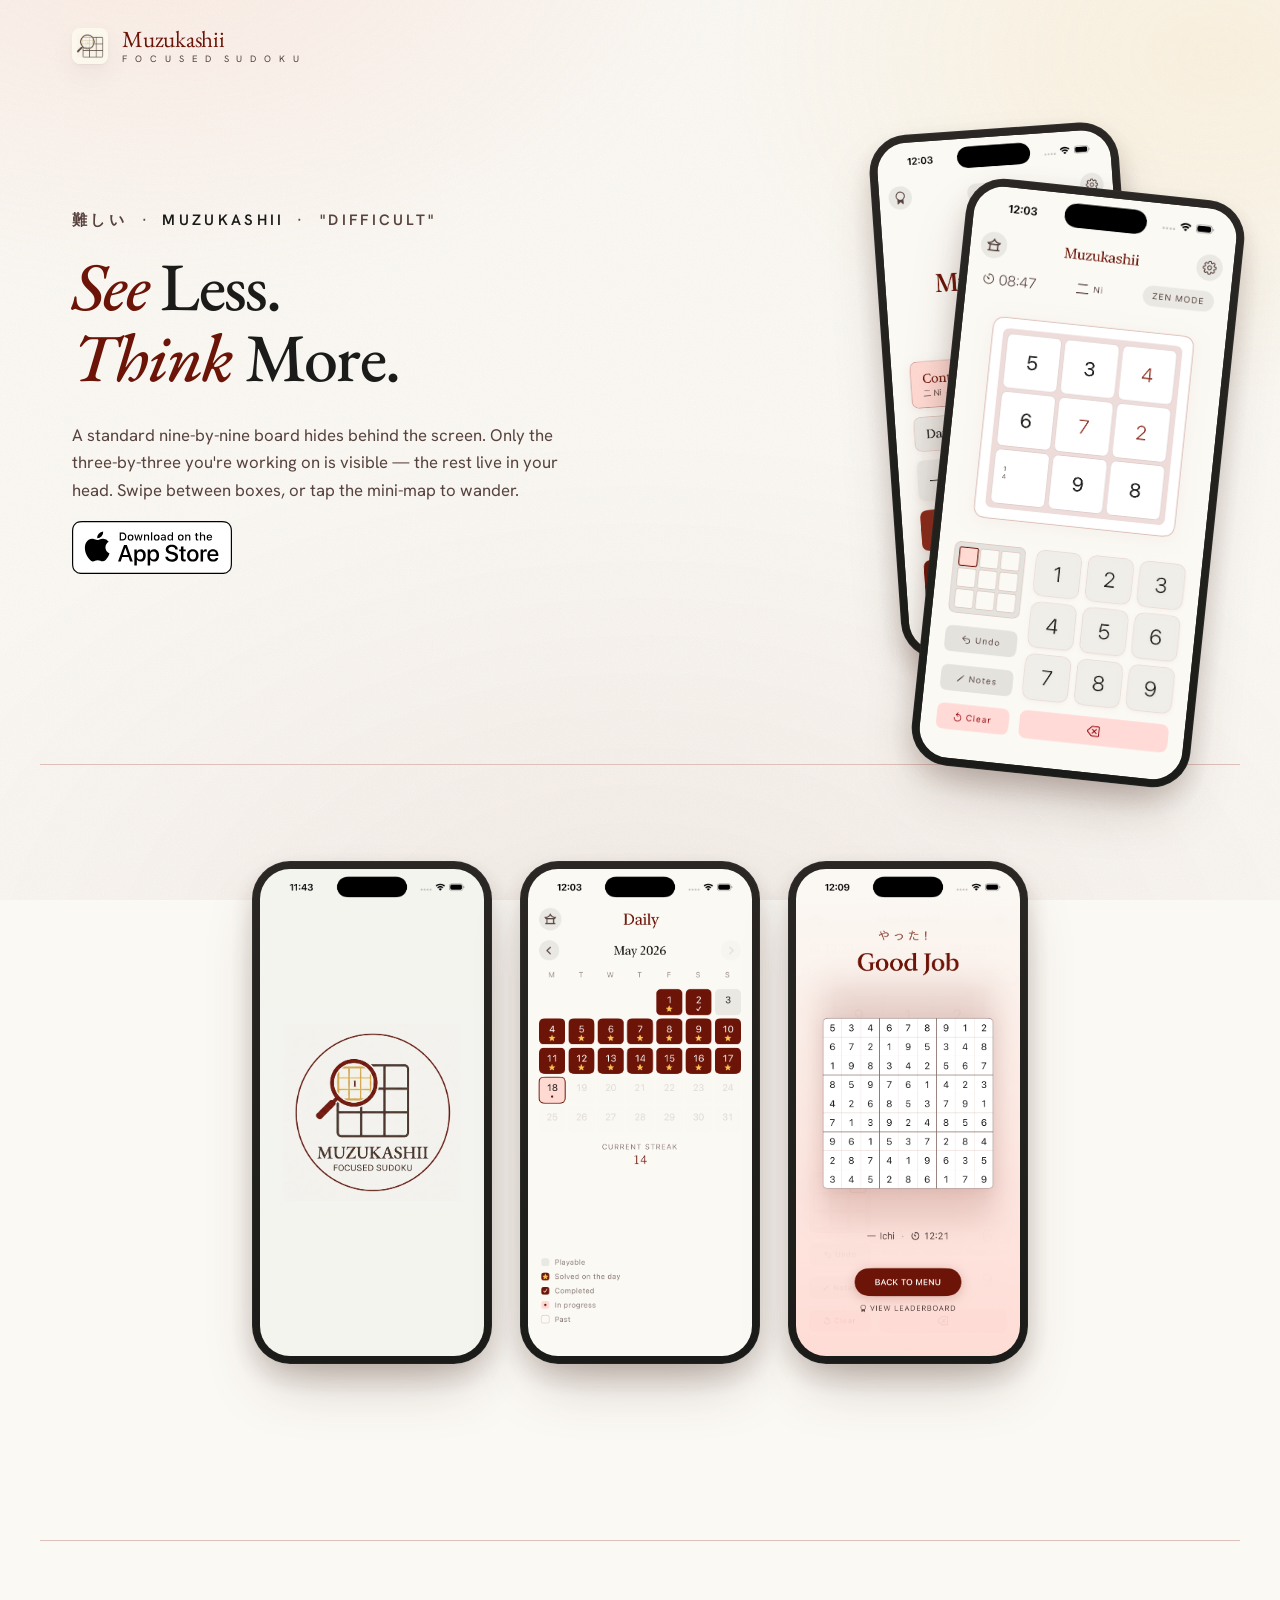
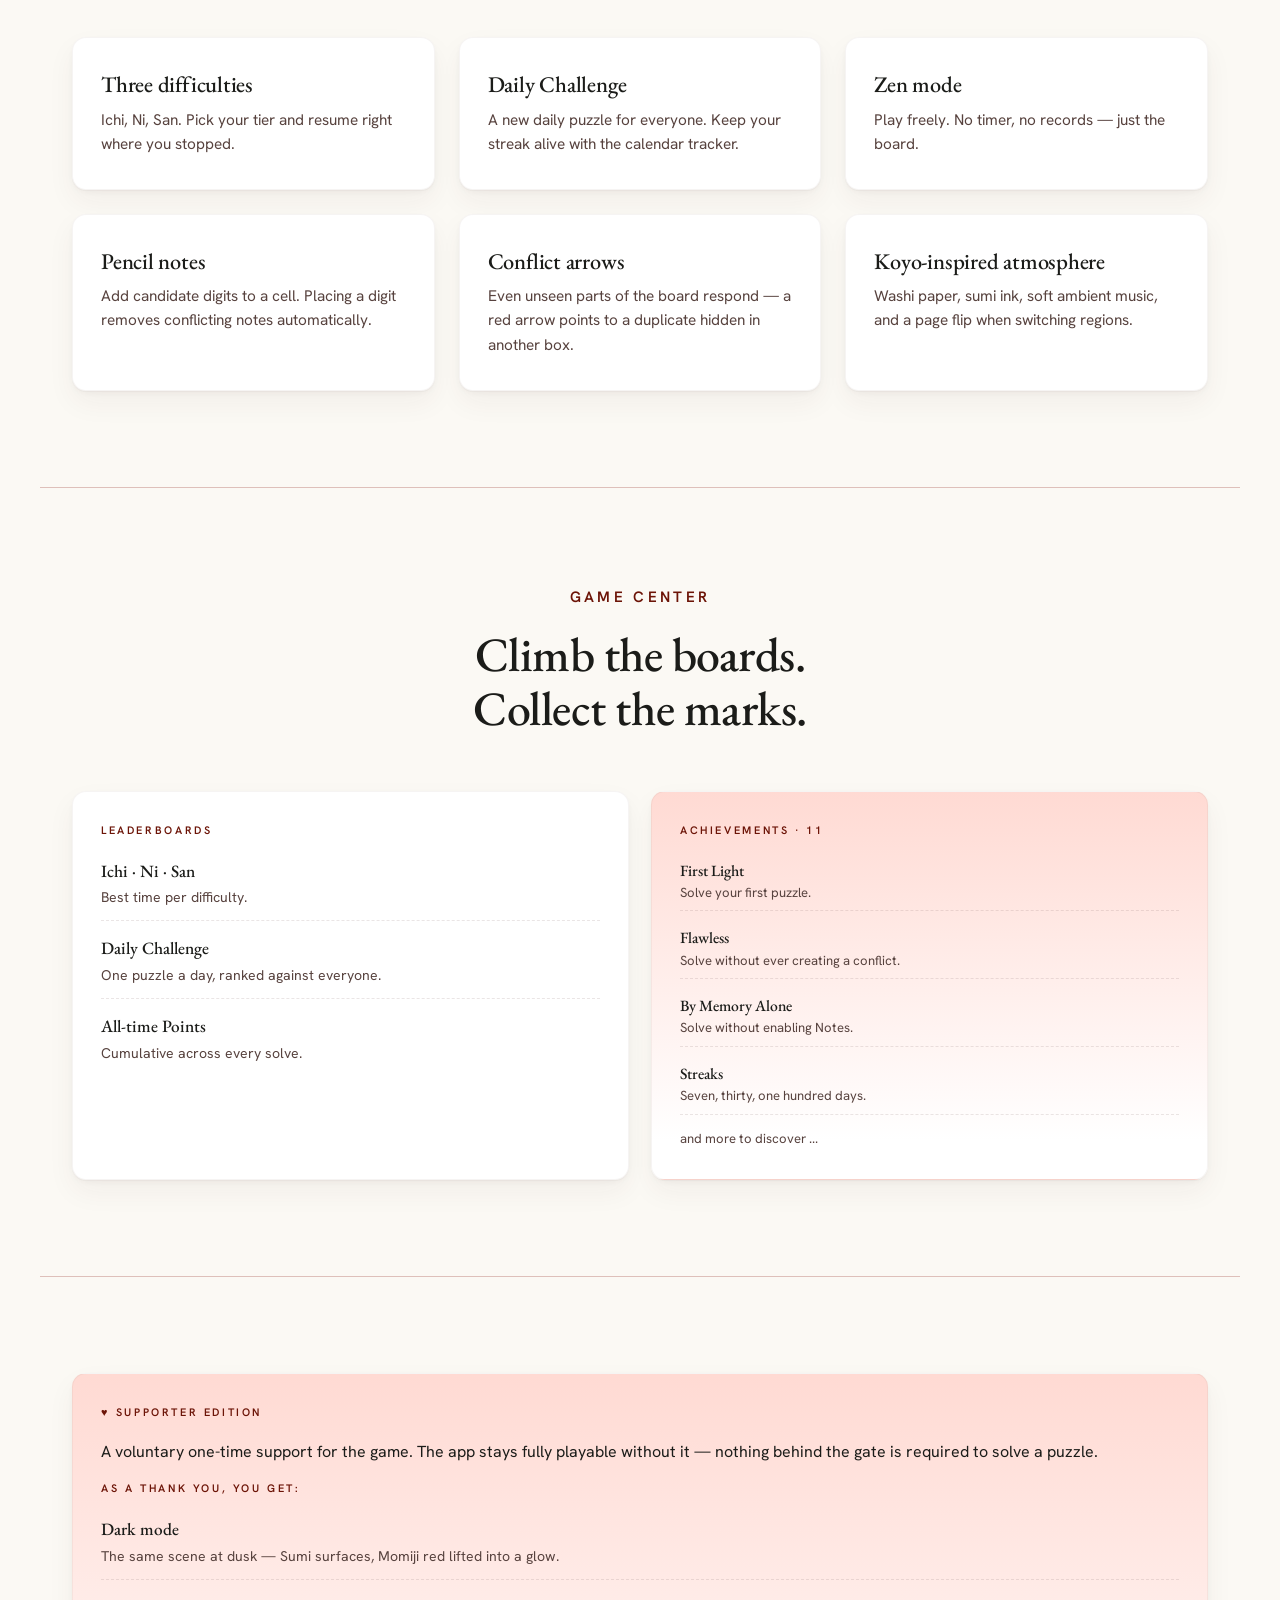
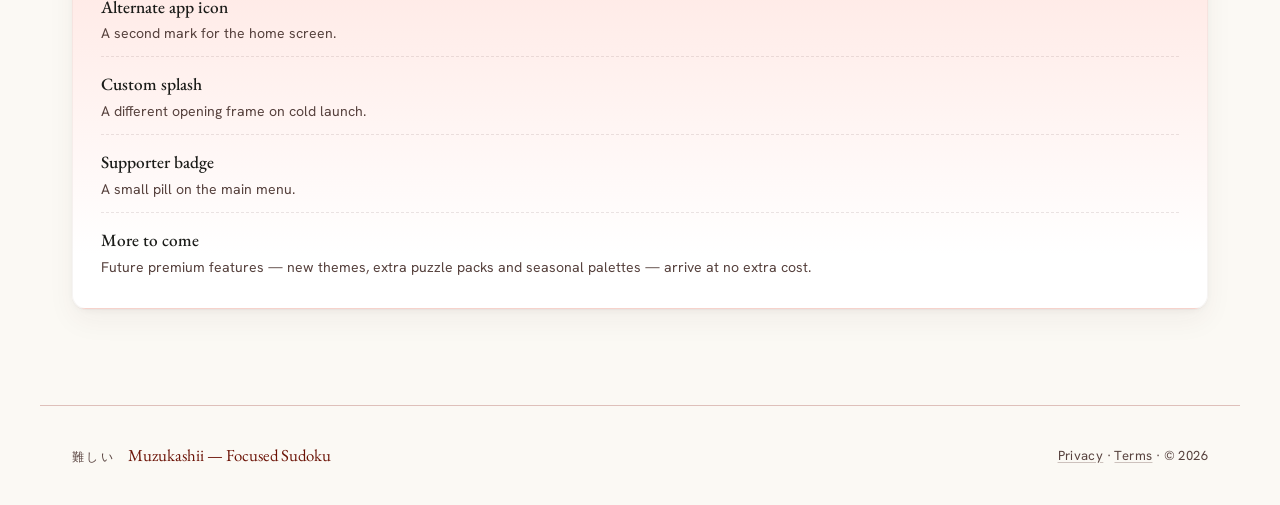
<file: index.html>
<!doctype html>
<html lang="en">
<head>
  <meta charset="utf-8" />
  <meta name="viewport" content="width=device-width, initial-scale=1, viewport-fit=cover" />
  <title>Muzukashii — Focused Sudoku</title>
  <meta name="description" content="A minimalist Sudoku where only one ninth of the board is visible at a time." />
  <meta name="theme-color" content="#6c1407" />
  <meta property="og:title" content="Muzukashii — Focused Sudoku" />
  <meta property="og:description" content="A minimalist Sudoku where only one ninth of the board is visible at a time." />
  <meta property="og:image" content="assets/screen-menu.png" />
  <meta property="og:type" content="website" />
  <meta name="twitter:card" content="summary_large_image" />
  <link rel="icon" type="image/png" href="assets/icon.png" />
  <link rel="apple-touch-icon" href="assets/icon.png" />
  <link rel="preconnect" href="https://fonts.googleapis.com" />
  <link rel="preconnect" href="https://fonts.gstatic.com" crossorigin />
  <link href="https://fonts.googleapis.com/css2?family=EB+Garamond:ital,wght@0,500;0,600;1,500&family=Hanken+Grotesk:wght@400;500;600;700&display=swap" rel="stylesheet" />
  <link rel="stylesheet" href="styles.css" />
</head>
<body>
  <div class="washi" aria-hidden="true"></div>

  <header class="site-nav" role="banner">
    <a class="brand" href="#top" aria-label="Muzukashii — home">
      <span class="brand-mark" aria-hidden="true">
        <img src="assets/icon.png" alt="" />
      </span>
      <span class="brand-text">
        <span class="brand-text__name">Muzukashii</span>
        <span class="brand-text__sub">F O C U S E D &nbsp;S U D O K U</span>
      </span>
    </a>
  </header>

  <main id="top">

    <section class="hero" aria-labelledby="hero-title">
      <div class="hero__copy">
        <p class="eyebrow">難しい &nbsp;·&nbsp; <span>Muzukashii</span> &nbsp;·&nbsp; "difficult"</p>
        <h1 id="hero-title" class="display">
          <em>See</em> Less.<br/><em>Think</em> More.
        </h1>
        <p class="lede">
          A standard nine-by-nine board hides behind the screen. Only the
          three-by-three you're working on is visible — the rest live in
          your head. Swipe between boxes, or tap the mini-map to wander.
        </p>
        <p class="download-cta">
          <a href="https://apps.apple.com/app/muzukashii-focus-sudoku/id6769048190"><img src="assets/download-store-white.svg" alt="Download on the App Store" loading="eager" /></a>
        </p>
      </div>

      <div class="hero__art" aria-hidden="true">
        <div class="phone phone--menu">
          <img src="assets/screen-menu.png" alt="" loading="eager" />
        </div>
        <div class="phone phone--game">
          <img src="assets/screen-game.png" alt="" loading="lazy" />
        </div>
      </div>
    </section>

    <section id="screens" class="screens" aria-labelledby="screens-title">
      <div class="screens__row screens__row--quad">
        <figure class="phone phone--lg">
          <img src="assets/screen-splash.png" alt="Splash screen" loading="lazy" />
        </figure>
        <figure class="phone phone--lg">
          <img src="assets/screen-calendar.png" alt="Daily Challenge calendar" loading="lazy" />
        </figure>
        <figure class="phone phone--lg">
          <img src="assets/screen-win.png" alt="Win screen" loading="lazy" />
        </figure>
      </div>
    </section>

    <section id="features" class="features" aria-labelledby="features-title">
      <ul class="feature-grid">
        <li class="feature">
          <h3>Three difficulties</h3>
          <p>Ichi, Ni, San. Pick your tier and resume right where you stopped.</p>
        </li>
        <li class="feature">
          <h3>Daily Challenge</h3>
          <p>A new daily puzzle for everyone. Keep your streak alive with the calendar tracker.</p>
        </li>
        <li class="feature">
          <h3>Zen mode</h3>
          <p>Play freely. No timer, no records — just the board.</p>
        </li>
        <li class="feature">
          <h3>Pencil notes</h3>
          <p>Add candidate digits to a cell. Placing a digit removes conflicting notes automatically.</p>
        </li>
        <li class="feature">
          <h3>Conflict arrows</h3>
          <p>Even unseen parts of the board respond — a red arrow points to a duplicate hidden in another box.</p>
        </li>
        <li class="feature">
          <h3>Koyo-inspired atmosphere</h3>
          <p>Washi paper, sumi ink, soft ambient music, and a page flip when switching regions.</p>
        </li>
      </ul>
    </section>

    <section id="gamecenter" class="gc" aria-labelledby="gc-title">
      <header class="section-head section-head--center">
        <p class="eyebrow eyebrow--primary">Game Center</p>
        <h2 id="gc-title" class="h1">Climb the boards.<br/>Collect the marks.</h2>
      </header>

      <div class="gc__grid" style="grid-template-columns: 1fr 1fr;">
        <article class="gc-card">
          <p class="label">LEADERBOARDS</p>
          <ul class="gc-list">
            <li><b>Ichi · Ni · San</b><span>Best time per difficulty.</span></li>
            <li><b>Daily Challenge</b><span>One puzzle a day, ranked against everyone.</span></li>
            <li><b>All-time Points</b><span>Cumulative across every solve.</span></li>
          </ul>
        </article>

        <article class="gc-card gc-card--accent">
          <p class="label">ACHIEVEMENTS · 11</p>
          <ul class="gc-list gc-list--ach">
            <li><b>First Light</b><span>Solve your first puzzle.</span></li>
            <li><b>Flawless</b><span>Solve without ever creating a conflict.</span></li>
            <li><b>By Memory Alone</b><span>Solve without enabling Notes.</span></li>
            <li><b>Streaks</b><span>Seven, thirty, one hundred days.</span></li>
            <li><span>and more to discover ...</span></li>
          </ul>
        </article>
      </div>
    </section>

    <section id="supporter" class="gc" aria-labelledby="supporter-title">
      <div class="gc__grid">
        <article class="gc-card gc-card--accent" style="grid-column: 1 / -1;">
          <p class="label">♥ SUPPORTER EDITION</p>
          <p style="margin:0 0 16px;">A voluntary one-time support for the game. The app stays fully playable without it — nothing behind the gate is required to solve a puzzle.</p>
          <p class="label">As a thank you, you get:</p>
          <ul class="gc-list">
            <li><b>Dark mode</b><span>The same scene at dusk — Sumi surfaces, Momiji red lifted into a glow.</span></li>
            <li><b>Alternate app icon</b><span>A second mark for the home screen.</span></li>
            <li><b>Custom splash</b><span>A different opening frame on cold launch.</span></li>
            <li><b>Supporter badge</b><span>A small pill on the main menu.</span></li>
            <li><b>More to come</b><span>Future premium features — new themes, extra puzzle packs and seasonal palettes — arrive at no extra cost.</span></li>
          </ul>
        </article>
      </div>
    </section>

  </main>

  <footer class="site-foot" role="contentinfo">
    <div class="site-foot__row">
      <p class="site-foot__brand">
        <span aria-hidden="true">難しい</span>
        Muzukashii — Focused Sudoku
      </p>
      <p class="site-foot__meta">
        <a href="privacy.html">Privacy</a> · <a href="terms.html">Terms</a> · © 2026
      </p>
    </div>
  </footer>
</body>
</html>
</file>
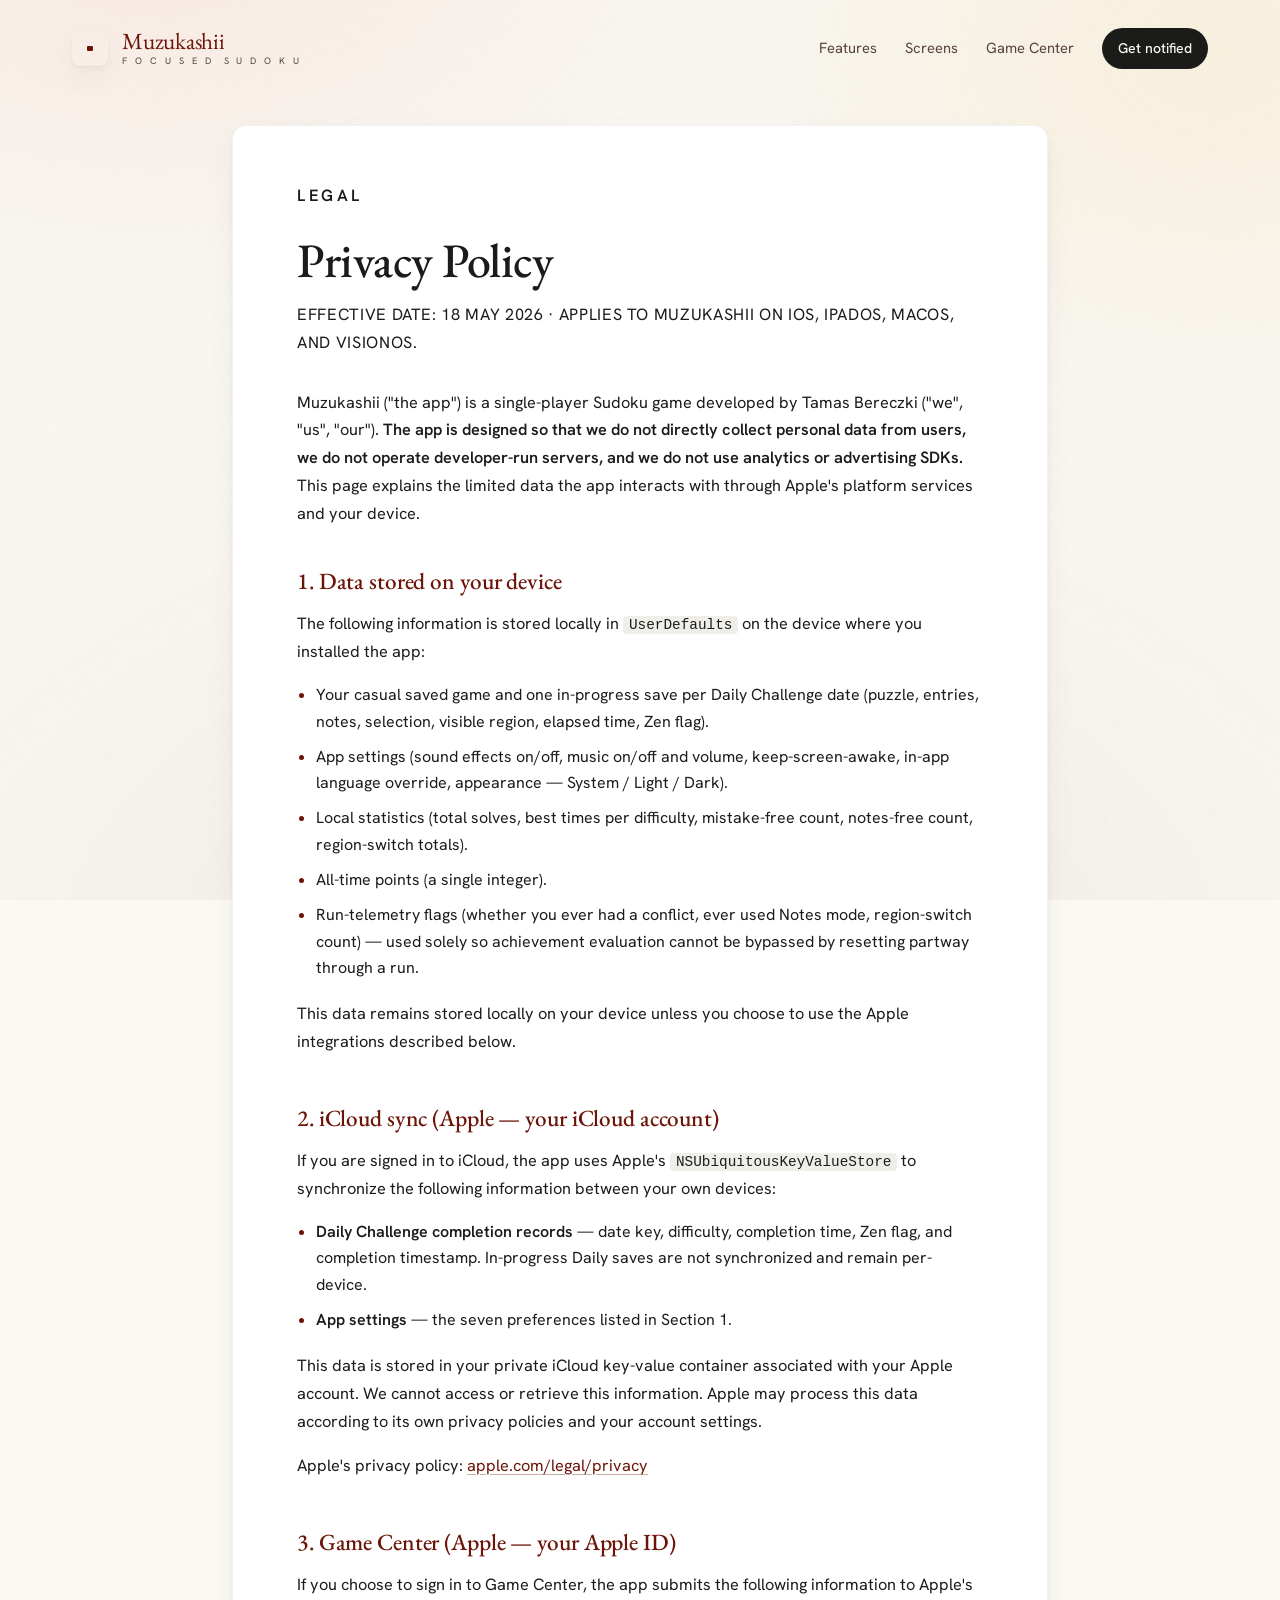
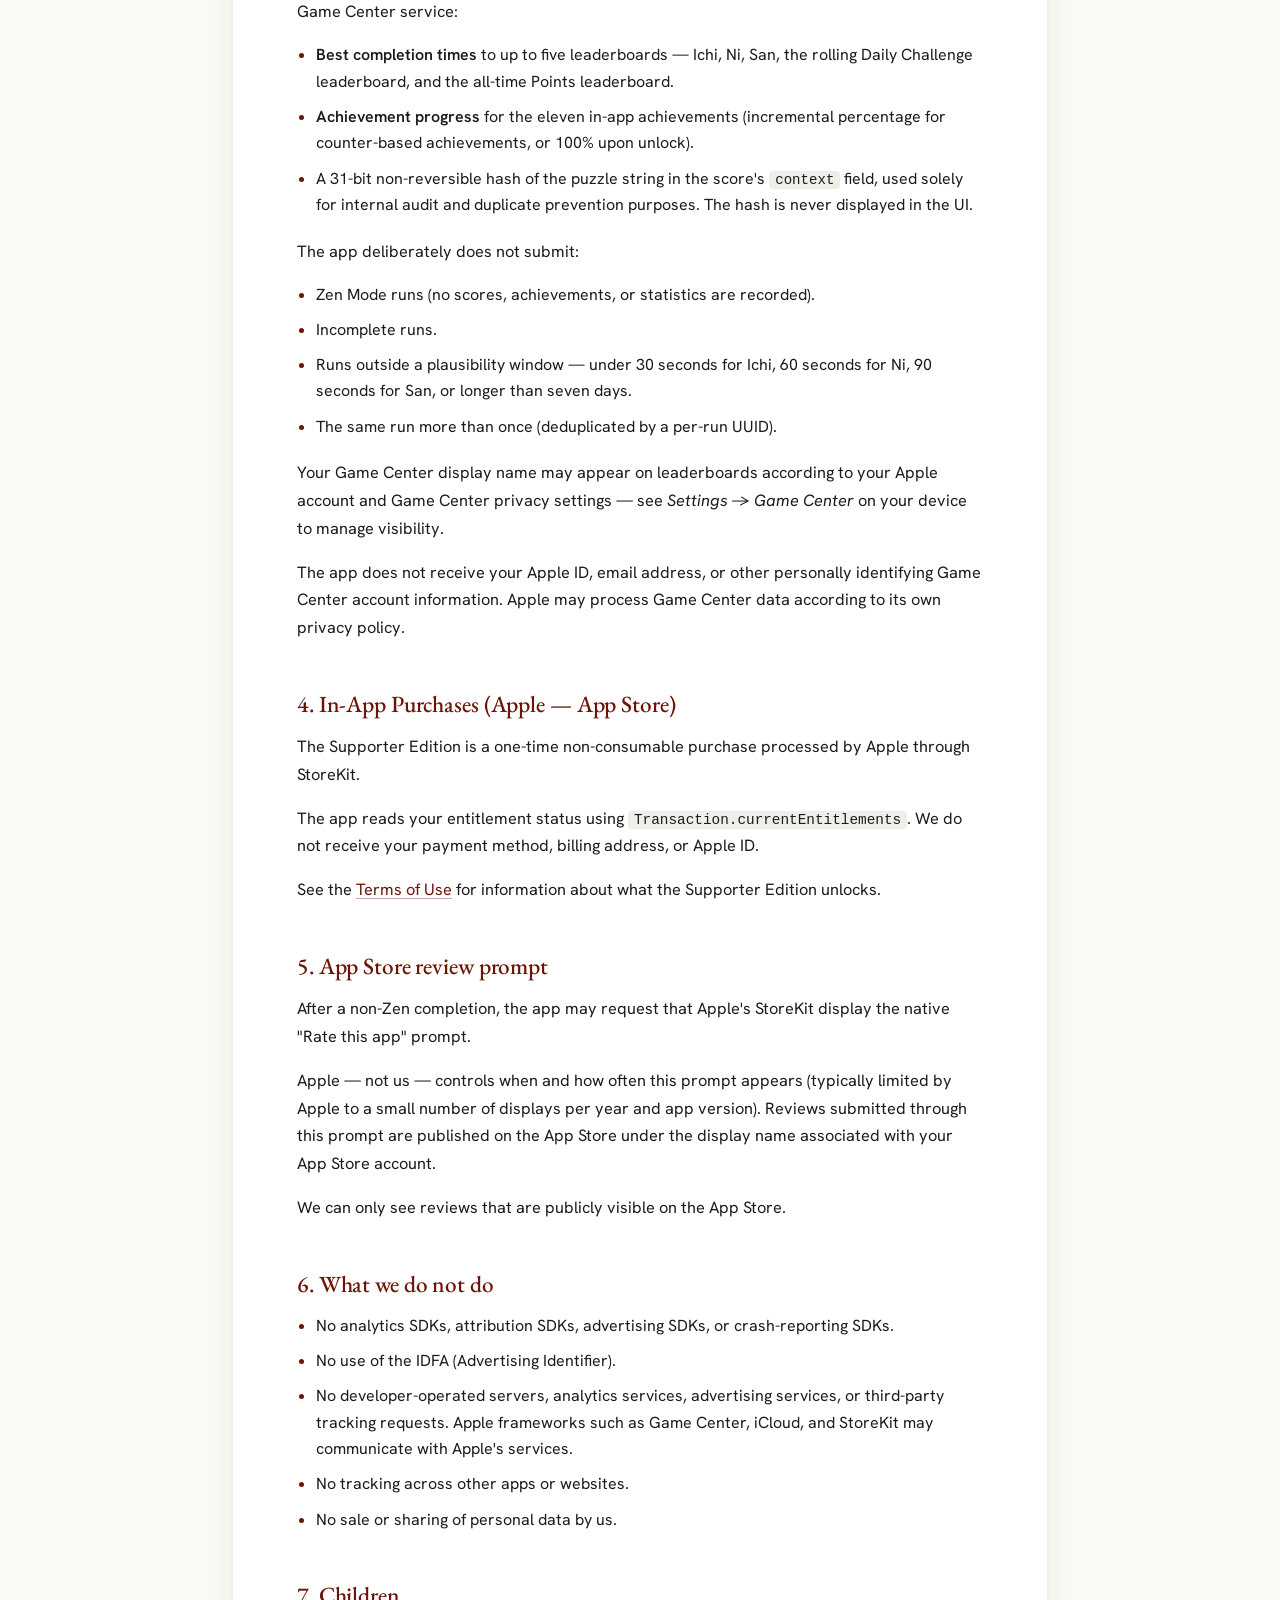
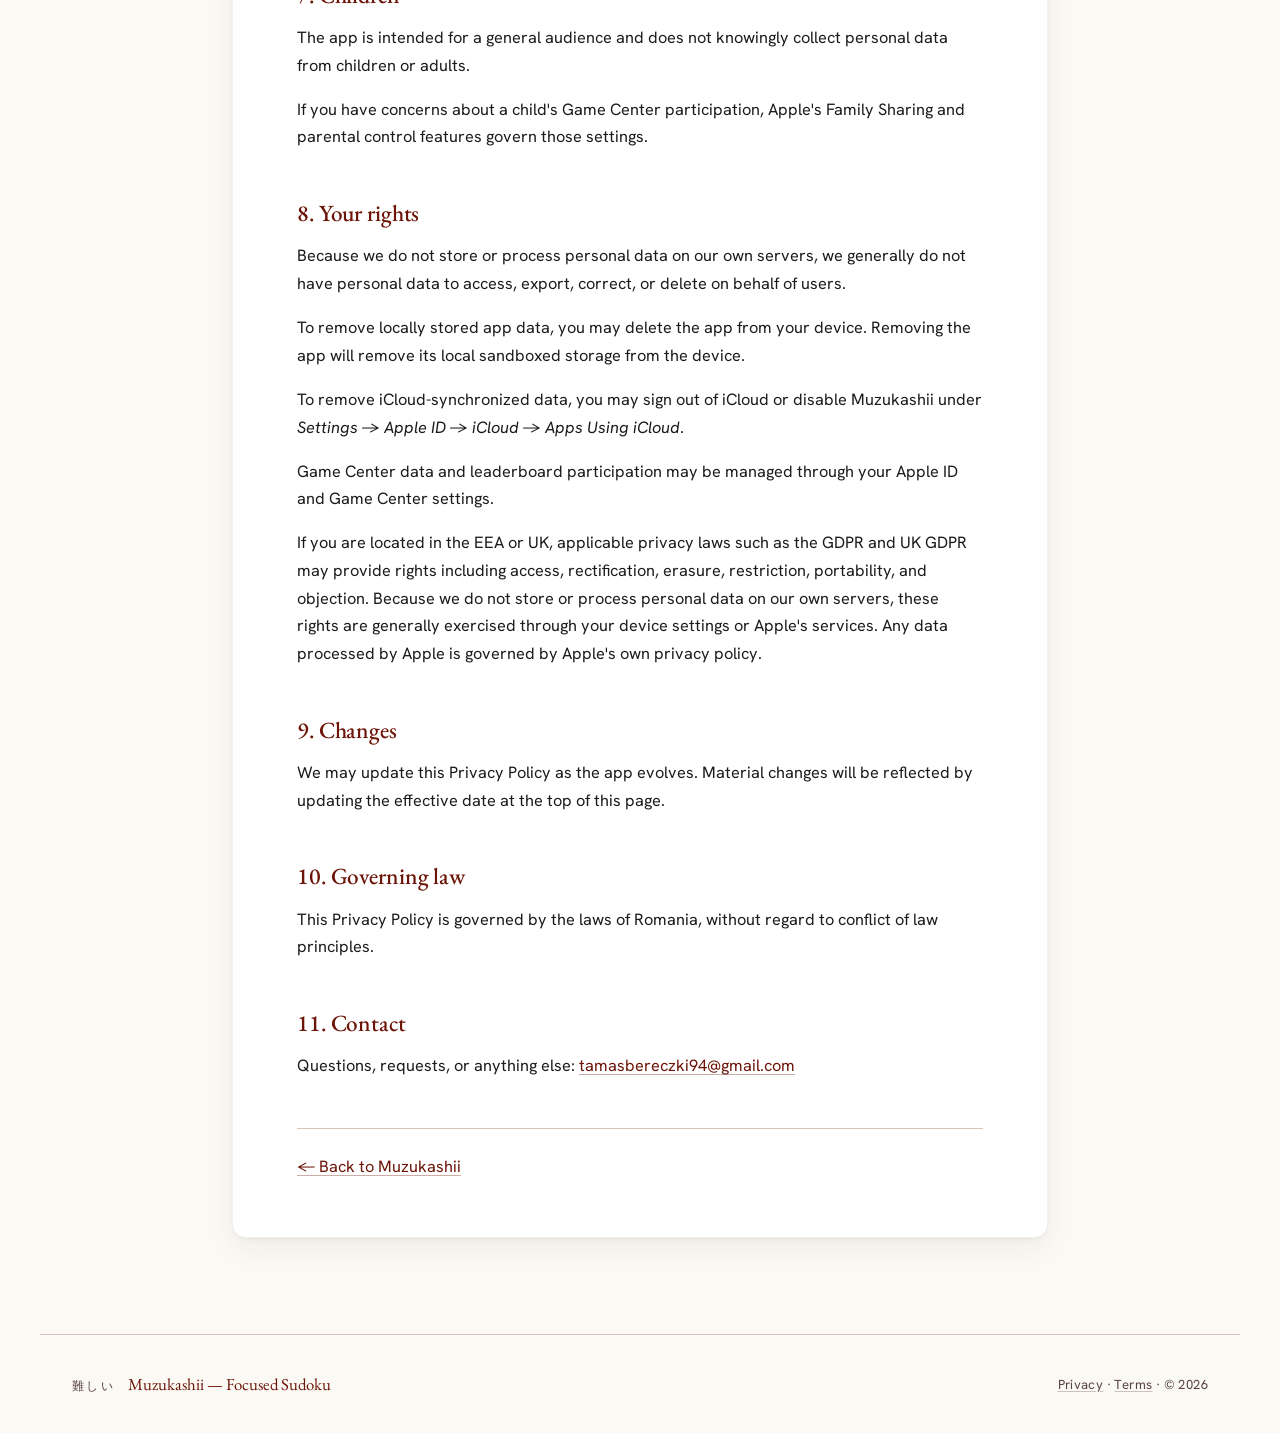
<file: privacy.html>
<!doctype html>
<html lang="en">
<head>
  <meta charset="utf-8" />
  <meta name="viewport" content="width=device-width, initial-scale=1, viewport-fit=cover" />

  <title>Privacy Policy — Muzukashii</title>

  <meta
    name="description"
    content="Muzukashii Privacy Policy — what data the app handles, where it goes, and how Apple platform services are used."
  />

  <meta name="theme-color" content="#6c1407" />
  <meta name="robots" content="index,follow" />

  <link rel="icon" type="image/png" href="assets/icon.png" />
  <link rel="apple-touch-icon" href="assets/icon.png" />

  <!--
    NOTE:
    Google Fonts make network requests to Google servers.
    If you want your website itself to avoid third-party requests,
    self-host the fonts instead of using the CDN below.
  -->
  <link rel="preconnect" href="https://fonts.googleapis.com" />
  <link rel="preconnect" href="https://fonts.gstatic.com" crossorigin />

  <link
    href="https://fonts.googleapis.com/css2?family=EB+Garamond:ital,wght@0,500;0,600;1,500&family=Hanken+Grotesk:wght@400;500;600;700&display=swap"
    rel="stylesheet"
  />

  <link rel="stylesheet" href="styles.css" />
</head>

<body class="legal-body">
  <div class="washi" aria-hidden="true"></div>

  <header class="site-nav" role="banner">
    <a class="brand" href="index.html" aria-label="Muzukashii — home">
      <span class="brand-mark" aria-hidden="true">
        <span class="brand-mark__grid">
          <i></i><i></i><i></i>
          <i></i><i class="filled"></i><i></i>
          <i></i><i></i><i></i>
        </span>
      </span>

      <span class="brand-text">
        <span class="brand-text__name">Muzukashii</span>
        <span class="brand-text__sub">
          F O C U S E D &nbsp;S U D O K U
        </span>
      </span>
    </a>

    <nav class="site-nav__links" aria-label="Primary">
      <a href="index.html#features">Features</a>
      <a href="index.html#screens">Screens</a>
      <a href="index.html#gamecenter">Game Center</a>
      <a class="nav-cta" href="index.html#download">Get notified</a>
    </nav>
  </header>

  <main class="legal">
    <article class="legal__doc">
      <p class="eyebrow eyebrow--primary">Legal</p>

      <h1 class="h1">Privacy Policy</h1>

      <p class="legal__meta">
        Effective date: 18 May 2026 · Applies to Muzukashii on iOS,
        iPadOS, macOS, and visionOS.
      </p>

      <p class="lede">
        Muzukashii ("the app") is a single-player Sudoku game developed by
        Tamas Bereczki ("we", "us", "our").
        <strong>
          The app is designed so that we do not directly collect personal
          data from users, we do not operate developer-run servers, and we
          do not use analytics or advertising SDKs.
        </strong>
        This page explains the limited data the app interacts with through
        Apple's platform services and your device.
      </p>

      <h2>1. Data stored on your device</h2>

      <p>
        The following information is stored locally in
        <code>UserDefaults</code> on the device where you installed the app:
      </p>

      <ul>
        <li>
          Your casual saved game and one in-progress save per Daily Challenge
          date (puzzle, entries, notes, selection, visible region, elapsed
          time, Zen flag).
        </li>

        <li>
          App settings (sound effects on/off, music on/off and volume,
          keep-screen-awake, in-app language override, appearance —
          System / Light / Dark).
        </li>

        <li>
          Local statistics (total solves, best times per difficulty,
          mistake-free count, notes-free count, region-switch totals).
        </li>

        <li>
          All-time points (a single integer).
        </li>

        <li>
          Run-telemetry flags (whether you ever had a conflict, ever used
          Notes mode, region-switch count) — used solely so achievement
          evaluation cannot be bypassed by resetting partway through a run.
        </li>
      </ul>

      <p>
        This data remains stored locally on your device unless you choose to
        use the Apple integrations described below.
      </p>

      <h2>2. iCloud sync (Apple — your iCloud account)</h2>

      <p>
        If you are signed in to iCloud, the app uses Apple's
        <code>NSUbiquitousKeyValueStore</code> to synchronize the following
        information between your own devices:
      </p>

      <ul>
        <li>
          <strong>Daily Challenge completion records</strong> — date key,
          difficulty, completion time, Zen flag, and completion timestamp.
          In-progress Daily saves are not synchronized and remain per-device.
        </li>

        <li>
          <strong>App settings</strong> — the seven preferences listed in
          Section 1.
        </li>
      </ul>

      <p>
        This data is stored in your private iCloud key-value container
        associated with your Apple account. We cannot access or retrieve this
        information. Apple may process this data according to its own privacy
        policies and your account settings.
      </p>

      <p>
        Apple's privacy policy:
        <a
          href="https://www.apple.com/legal/privacy/"
          target="_blank"
          rel="noopener noreferrer"
        >
          apple.com/legal/privacy
        </a>
      </p>

      <h2>3. Game Center (Apple — your Apple ID)</h2>

      <p>
        If you choose to sign in to Game Center, the app submits the following
        information to Apple's Game Center service:
      </p>

      <ul>
        <li>
          <strong>Best completion times</strong> to up to five leaderboards —
          Ichi, Ni, San, the rolling Daily Challenge leaderboard, and the
          all-time Points leaderboard.
        </li>

        <li>
          <strong>Achievement progress</strong> for the eleven in-app
          achievements (incremental percentage for counter-based achievements,
          or 100% upon unlock).
        </li>

        <li>
          A 31-bit non-reversible hash of the puzzle string in the score's
          <code>context</code> field, used solely for internal audit and
          duplicate prevention purposes. The hash is never displayed in the
          UI.
        </li>
      </ul>

      <p>The app deliberately does not submit:</p>

      <ul>
        <li>
          Zen Mode runs (no scores, achievements, or statistics are recorded).
        </li>

        <li>Incomplete runs.</li>

        <li>
          Runs outside a plausibility window — under 30 seconds for Ichi,
          60 seconds for Ni, 90 seconds for San, or longer than seven days.
        </li>

        <li>
          The same run more than once (deduplicated by a per-run UUID).
        </li>
      </ul>

      <p>
        Your Game Center display name may appear on leaderboards according to
        your Apple account and Game Center privacy settings — see
        <em>Settings → Game Center</em> on your device to manage visibility.
      </p>

      <p>
        The app does not receive your Apple ID, email address, or other
        personally identifying Game Center account information. Apple may
        process Game Center data according to its own privacy policy.
      </p>

      <h2>4. In-App Purchases (Apple — App Store)</h2>

      <p>
        The Supporter Edition is a one-time non-consumable purchase processed
        by Apple through StoreKit.
      </p>

      <p>
        The app reads your entitlement status using
        <code>Transaction.currentEntitlements</code>. We do not receive your
        payment method, billing address, or Apple ID.
      </p>

      <p>
        See the <a href="terms.html">Terms of Use</a> for information about
        what the Supporter Edition unlocks.
      </p>

      <h2>5. App Store review prompt</h2>

      <p>
        After a non-Zen completion, the app may request that Apple's StoreKit
        display the native "Rate this app" prompt.
      </p>

      <p>
        Apple — not us — controls when and how often this prompt appears
        (typically limited by Apple to a small number of displays per year
        and app version). Reviews submitted through this prompt are published
        on the App Store under the display name associated with your App
        Store account.
      </p>

      <p>
        We can only see reviews that are publicly visible on the App Store.
      </p>

      <h2>6. What we do not do</h2>

      <ul>
        <li>
          No analytics SDKs, attribution SDKs, advertising SDKs, or
          crash-reporting SDKs.
        </li>

        <li>
          No use of the IDFA (Advertising Identifier).
        </li>

        <li>
          No developer-operated servers, analytics services, advertising
          services, or third-party tracking requests. Apple frameworks such
          as Game Center, iCloud, and StoreKit may communicate with Apple's
          services.
        </li>

        <li>
          No tracking across other apps or websites.
        </li>

        <li>
          No sale or sharing of personal data by us.
        </li>
      </ul>

      <h2>7. Children</h2>

      <p>
        The app is intended for a general audience and does not knowingly
        collect personal data from children or adults.
      </p>

      <p>
        If you have concerns about a child's Game Center participation,
        Apple's Family Sharing and parental control features govern those
        settings.
      </p>

      <h2>8. Your rights</h2>

      <p>
        Because we do not store or process personal data on our own servers,
        we generally do not have personal data to access, export, correct,
        or delete on behalf of users.
      </p>

      <p>
        To remove locally stored app data, you may delete the app from your
        device. Removing the app will remove its local sandboxed storage
        from the device.
      </p>

      <p>
        To remove iCloud-synchronized data, you may sign out of iCloud or
        disable Muzukashii under
        <em>Settings → Apple ID → iCloud → Apps Using iCloud</em>.
      </p>

      <p>
        Game Center data and leaderboard participation may be managed through
        your Apple ID and Game Center settings.
      </p>

      <p>
        If you are located in the EEA or UK, applicable privacy laws such as
        the GDPR and UK GDPR may provide rights including access,
        rectification, erasure, restriction, portability, and objection.
        Because we do not store or process personal data on our own servers,
        these rights are generally exercised through your device settings or
        Apple's services. Any data processed by Apple is governed by Apple's
        own privacy policy.
      </p>

      <h2>9. Changes</h2>

      <p>
        We may update this Privacy Policy as the app evolves. Material
        changes will be reflected by updating the effective date at the top
        of this page.
      </p>

      <h2>10. Governing law</h2>

      <p>
        This Privacy Policy is governed by the laws of Romania, without
        regard to conflict of law principles.
      </p>

      <h2>11. Contact</h2>

      <p>
        Questions, requests, or anything else:
        <a href="mailto:tamasbereczki94@gmail.com">
          tamasbereczki94@gmail.com
        </a>
      </p>

      <p class="legal__back">
        <a href="index.html">← Back to Muzukashii</a>
      </p>
    </article>
  </main>

  <footer class="site-foot" role="contentinfo">
    <div class="site-foot__row">
      <p class="site-foot__brand">
        <span aria-hidden="true">難しい</span>
        Muzukashii — Focused Sudoku
      </p>

      <p class="site-foot__meta">
        <a href="privacy.html">Privacy</a>
        ·
        <a href="terms.html">Terms</a>
        · © 2026
      </p>
    </div>
  </footer>
</body>
</html>
</file>
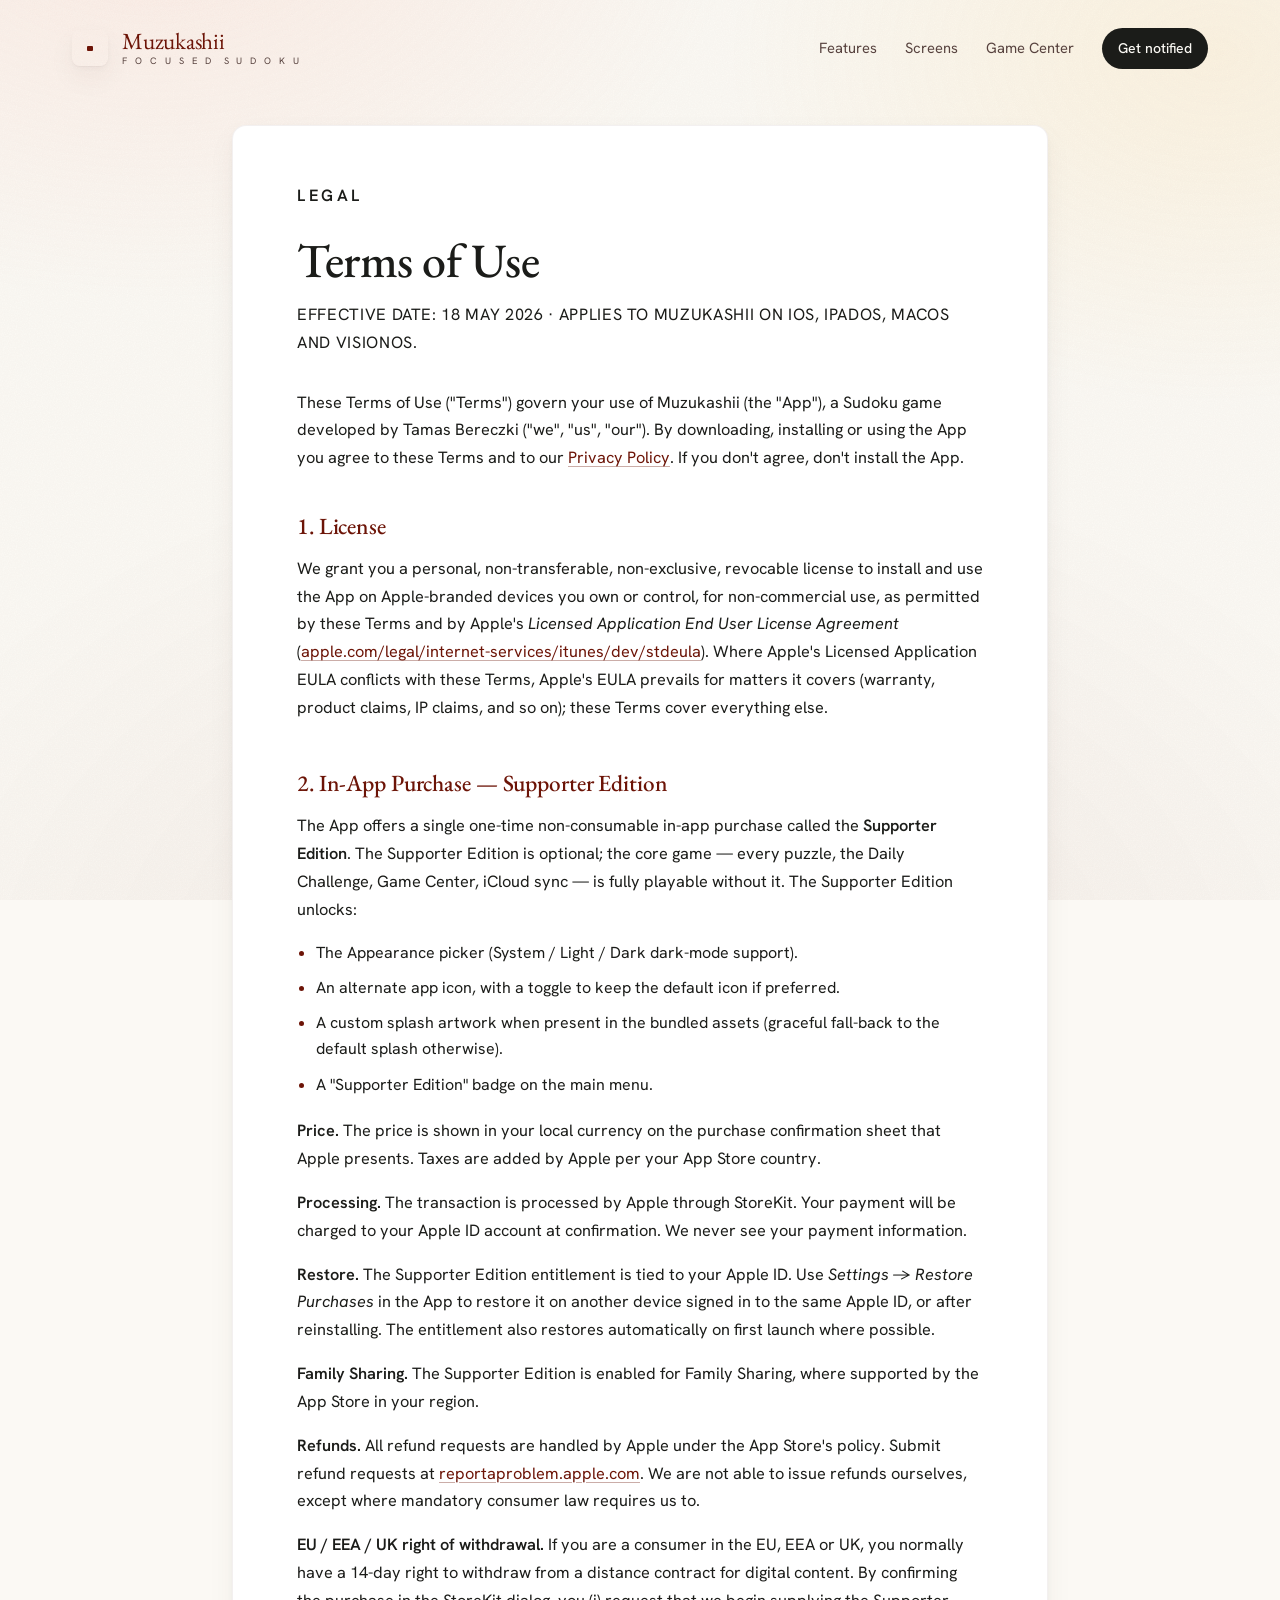
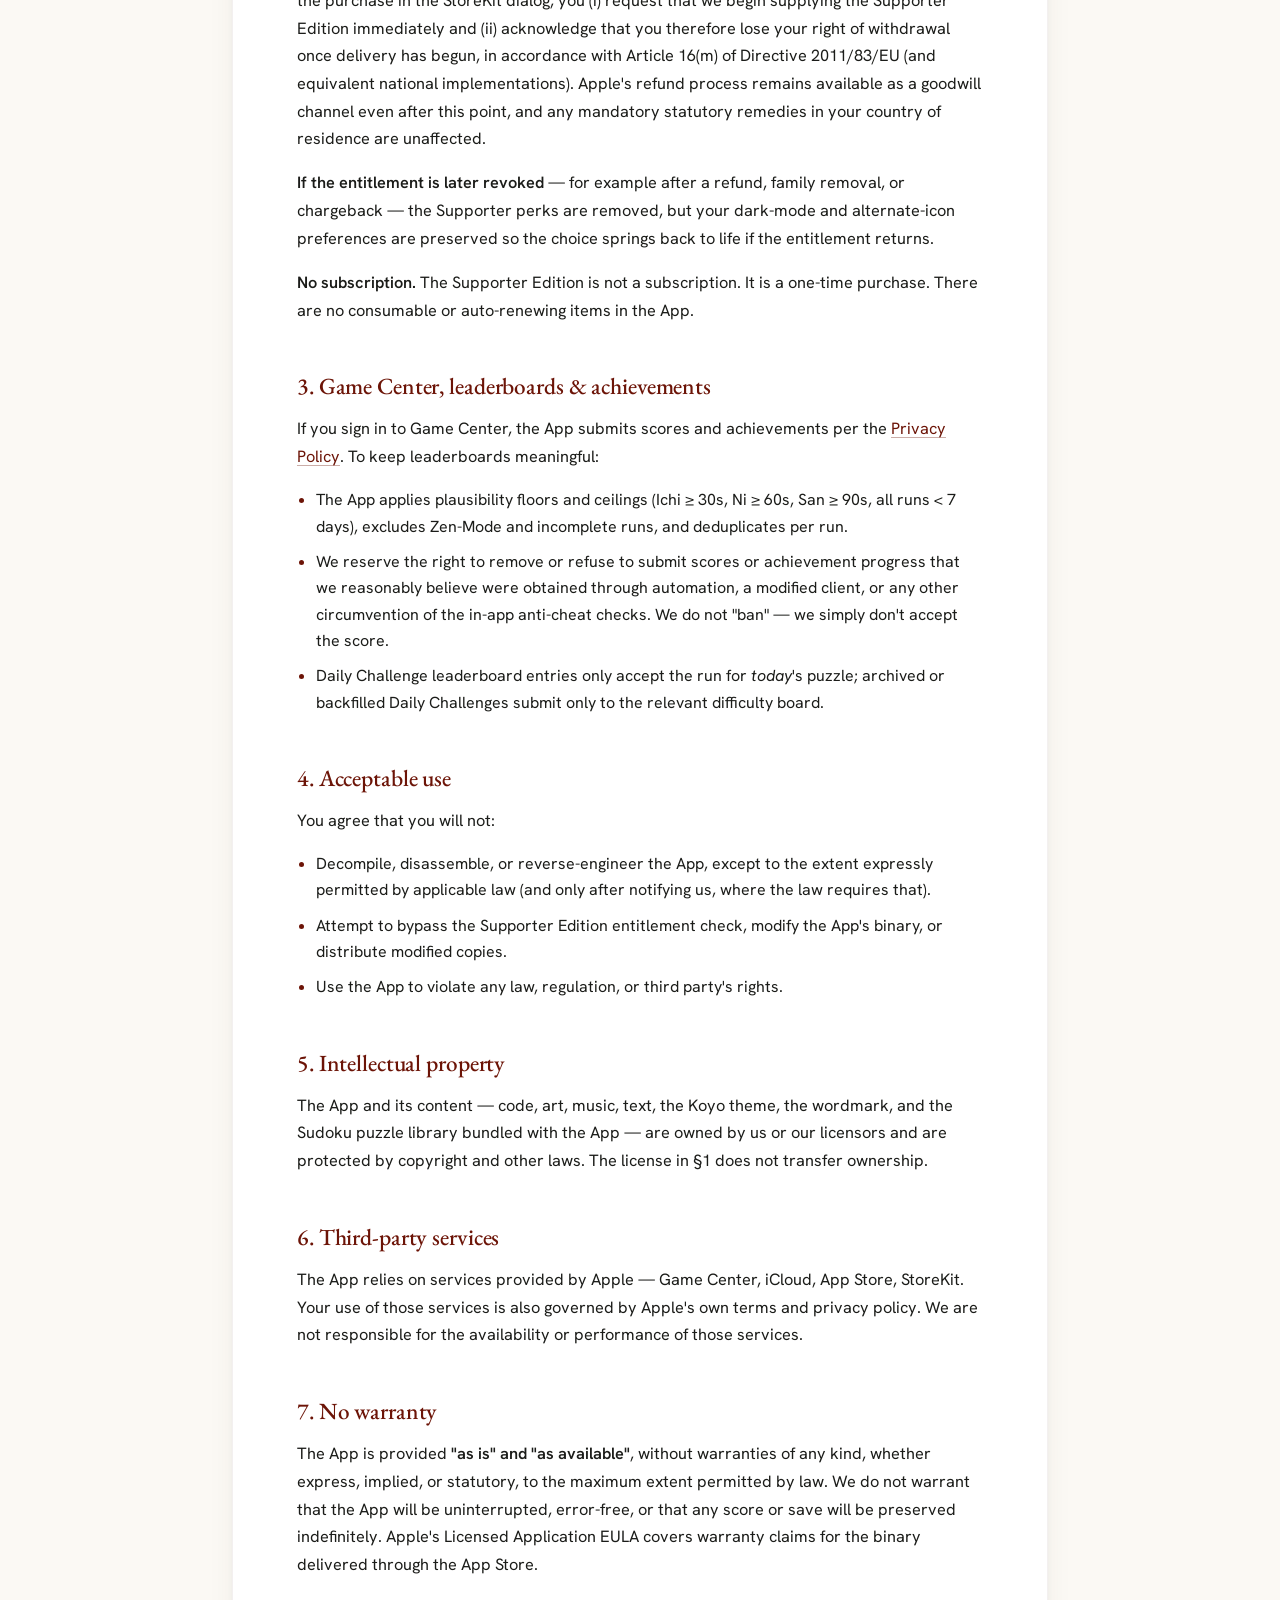
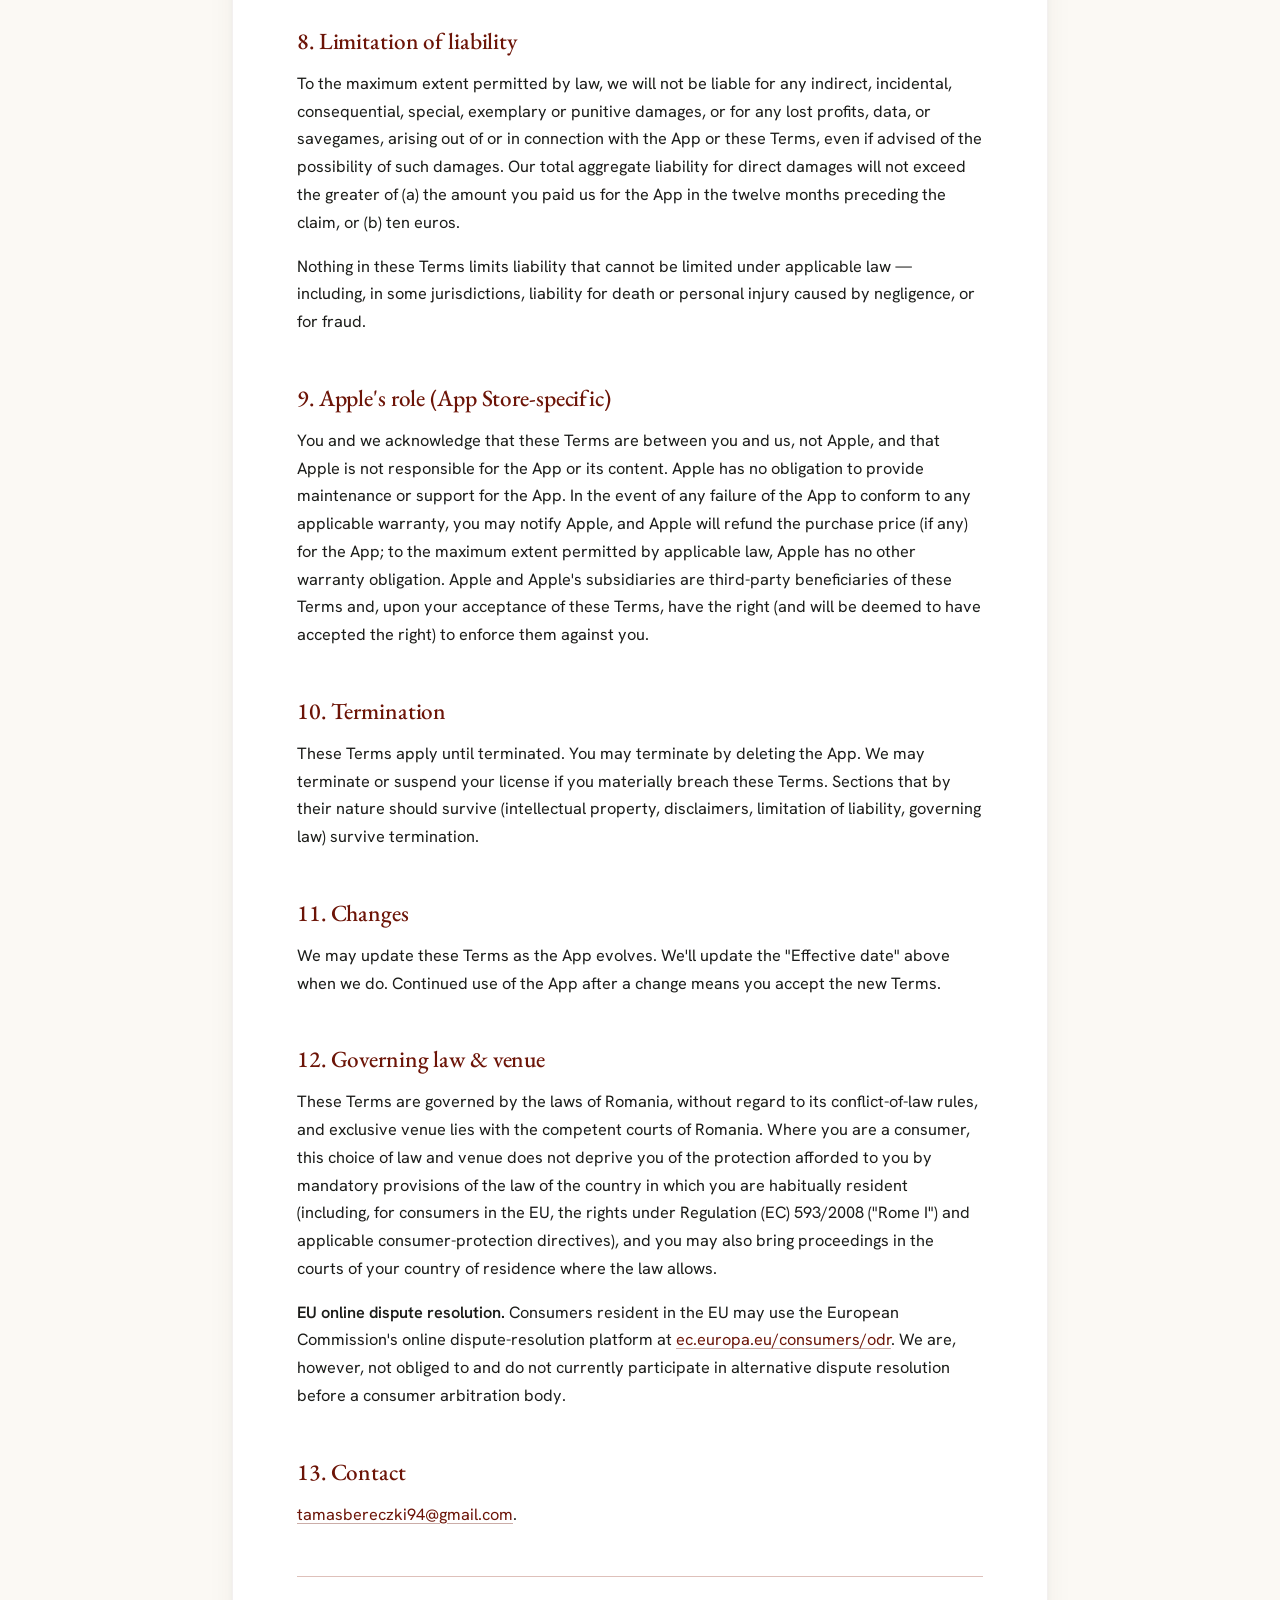
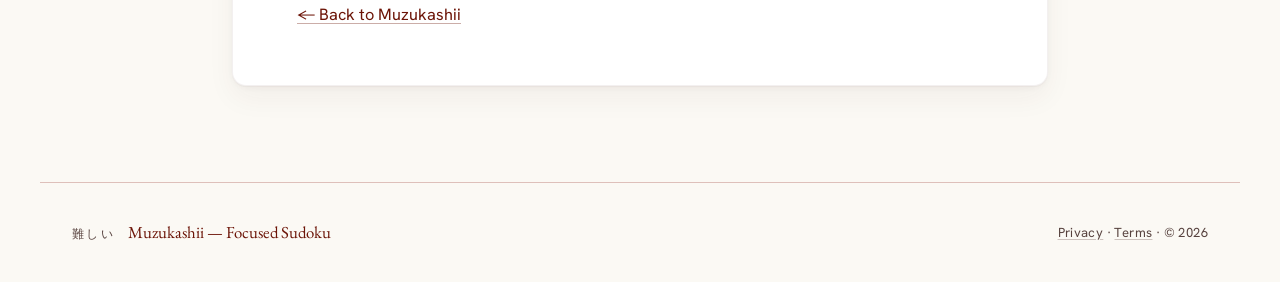
<file: terms.html>
<!doctype html>
<html lang="en">
<head>
  <meta charset="utf-8" />
  <meta name="viewport" content="width=device-width, initial-scale=1, viewport-fit=cover" />
  <title>Terms of Use — Muzukashii</title>
  <meta name="description" content="Muzukashii Terms of Use — license, In-App Purchase terms for the Supporter Edition, Game Center anti-cheat, and the usual disclaimers." />
  <meta name="theme-color" content="#6c1407" />
  <meta name="robots" content="index,follow" />
  <link rel="icon" type="image/png" href="assets/icon.png" />
  <link rel="apple-touch-icon" href="assets/icon.png" />
  <link rel="preconnect" href="https://fonts.googleapis.com" />
  <link rel="preconnect" href="https://fonts.gstatic.com" crossorigin />
  <link href="https://fonts.googleapis.com/css2?family=EB+Garamond:ital,wght@0,500;0,600;1,500&family=Hanken+Grotesk:wght@400;500;600;700&display=swap" rel="stylesheet" />
  <link rel="stylesheet" href="styles.css" />
</head>
<body class="legal-body">
  <div class="washi" aria-hidden="true"></div>

  <header class="site-nav" role="banner">
    <a class="brand" href="index.html" aria-label="Muzukashii — home">
      <span class="brand-mark" aria-hidden="true">
        <span class="brand-mark__grid">
          <i></i><i></i><i></i>
          <i></i><i class="filled"></i><i></i>
          <i></i><i></i><i></i>
        </span>
      </span>
      <span class="brand-text">
        <span class="brand-text__name">Muzukashii</span>
        <span class="brand-text__sub">F O C U S E D &nbsp;S U D O K U</span>
      </span>
    </a>
    <nav class="site-nav__links" aria-label="Primary">
      <a href="index.html#features">Features</a>
      <a href="index.html#screens">Screens</a>
      <a href="index.html#gamecenter">Game Center</a>
      <a class="nav-cta" href="index.html#download">Get notified</a>
    </nav>
  </header>

  <main class="legal">
    <article class="legal__doc">
      <p class="eyebrow eyebrow--primary">Legal</p>
      <h1 class="h1">Terms of Use</h1>
      <p class="legal__meta">Effective date: 18 May 2026 · Applies to Muzukashii on iOS, iPadOS, macOS and visionOS.</p>

      <p class="lede">
        These Terms of Use ("Terms") govern your use of Muzukashii (the "App"),
        a Sudoku game developed by Tamas Bereczki ("we", "us", "our"). By
        downloading, installing or using the App you agree to these Terms and to
        our <a href="privacy.html">Privacy Policy</a>. If you don't agree,
        don't install the App.
      </p>

      <h2>1. License</h2>
      <p>
        We grant you a personal, non-transferable, non-exclusive, revocable license
        to install and use the App on Apple-branded devices you own or control,
        for non-commercial use, as permitted by these Terms and by Apple's
        <em>Licensed Application End User License Agreement</em>
        (<a href="https://www.apple.com/legal/internet-services/itunes/dev/stdeula/" rel="noopener">apple.com/legal/internet-services/itunes/dev/stdeula</a>).
        Where Apple's Licensed Application EULA conflicts with these Terms, Apple's
        EULA prevails for matters it covers (warranty, product claims, IP claims,
        and so on); these Terms cover everything else.
      </p>

      <h2>2. In-App Purchase — Supporter Edition</h2>
      <p>
        The App offers a single one-time non-consumable in-app purchase called
        the <strong>Supporter Edition</strong>. The Supporter Edition is optional;
        the core game — every puzzle, the Daily Challenge, Game Center, iCloud
        sync — is fully playable without it. The Supporter Edition unlocks:
      </p>
      <ul>
        <li>The Appearance picker (System / Light / Dark dark-mode support).</li>
        <li>An alternate app icon, with a toggle to keep the default icon if preferred.</li>
        <li>A custom splash artwork when present in the bundled assets (graceful fall-back to the default splash otherwise).</li>
        <li>A "Supporter Edition" badge on the main menu.</li>
      </ul>
      <p>
        <strong>Price.</strong> The price is shown in your local currency on the
        purchase confirmation sheet that Apple presents. Taxes are added by Apple
        per your App Store country.
      </p>
      <p>
        <strong>Processing.</strong> The transaction is processed by Apple through
        StoreKit. Your payment will be charged to your Apple ID account at
        confirmation. We never see your payment information.
      </p>
      <p>
        <strong>Restore.</strong> The Supporter Edition entitlement is tied to your
        Apple ID. Use <em>Settings → Restore Purchases</em> in the App to restore
        it on another device signed in to the same Apple ID, or after reinstalling.
        The entitlement also restores automatically on first launch where possible.
      </p>
      <p>
        <strong>Family Sharing.</strong> The Supporter Edition is enabled for
        Family Sharing, where supported by the App Store in your region.
      </p>
      <p>
        <strong>Refunds.</strong> All refund requests are handled by Apple under
        the App Store's policy. Submit refund requests at
        <a href="https://reportaproblem.apple.com/" rel="noopener">reportaproblem.apple.com</a>.
        We are not able to issue refunds ourselves, except where mandatory consumer
        law requires us to.
      </p>
      <p>
        <strong>EU / EEA / UK right of withdrawal.</strong> If you are a consumer
        in the EU, EEA or UK, you normally have a 14-day right to withdraw from a
        distance contract for digital content. By confirming the purchase in the
        StoreKit dialog, you (i) request that we begin supplying the Supporter
        Edition immediately and (ii) acknowledge that you therefore lose your
        right of withdrawal once delivery has begun, in accordance with
        Article&nbsp;16(m) of Directive&nbsp;2011/83/EU (and equivalent national
        implementations). Apple's refund process remains available as a goodwill
        channel even after this point, and any mandatory statutory remedies in
        your country of residence are unaffected.
      </p>
      <p>
        <strong>If the entitlement is later revoked</strong> — for example after a
        refund, family removal, or chargeback — the Supporter perks are removed,
        but your dark-mode and alternate-icon preferences are preserved so the
        choice springs back to life if the entitlement returns.
      </p>
      <p>
        <strong>No subscription.</strong> The Supporter Edition is not a subscription.
        It is a one-time purchase. There are no consumable or auto-renewing items in
        the App.
      </p>

      <h2>3. Game Center, leaderboards & achievements</h2>
      <p>
        If you sign in to Game Center, the App submits scores and achievements
        per the <a href="privacy.html">Privacy Policy</a>. To keep leaderboards
        meaningful:
      </p>
      <ul>
        <li>The App applies plausibility floors and ceilings (Ichi ≥ 30s, Ni ≥ 60s, San ≥ 90s, all runs &lt; 7 days), excludes Zen-Mode and incomplete runs, and deduplicates per run.</li>
        <li>We reserve the right to remove or refuse to submit scores or achievement progress that we reasonably believe were obtained through automation, a modified client, or any other circumvention of the in-app anti-cheat checks. We do not "ban" — we simply don't accept the score.</li>
        <li>Daily Challenge leaderboard entries only accept the run for <em>today</em>'s puzzle; archived or backfilled Daily Challenges submit only to the relevant difficulty board.</li>
      </ul>

      <h2>4. Acceptable use</h2>
      <p>You agree that you will not:</p>
      <ul>
        <li>Decompile, disassemble, or reverse-engineer the App, except to the extent expressly permitted by applicable law (and only after notifying us, where the law requires that).</li>
        <li>Attempt to bypass the Supporter Edition entitlement check, modify the App's binary, or distribute modified copies.</li>
        <li>Use the App to violate any law, regulation, or third party's rights.</li>
      </ul>

      <h2>5. Intellectual property</h2>
      <p>
        The App and its content — code, art, music, text, the Koyo theme, the
        wordmark, and the Sudoku puzzle library bundled with the App — are owned
        by us or our licensors and are protected by copyright and other laws. The
        license in §1 does not transfer ownership.
      </p>

      <h2>6. Third-party services</h2>
      <p>
        The App relies on services provided by Apple — Game Center, iCloud, App
        Store, StoreKit. Your use of those services is also governed by Apple's
        own terms and privacy policy. We are not responsible for the availability
        or performance of those services.
      </p>

      <h2>7. No warranty</h2>
      <p>
        The App is provided <strong>"as is" and "as available"</strong>, without
        warranties of any kind, whether express, implied, or statutory, to the
        maximum extent permitted by law. We do not warrant that the App will be
        uninterrupted, error-free, or that any score or save will be preserved
        indefinitely. Apple's Licensed Application EULA covers warranty claims
        for the binary delivered through the App Store.
      </p>

      <h2>8. Limitation of liability</h2>
      <p>
        To the maximum extent permitted by law, we will not be liable for any
        indirect, incidental, consequential, special, exemplary or punitive
        damages, or for any lost profits, data, or savegames, arising out of or
        in connection with the App or these Terms, even if advised of the
        possibility of such damages. Our total aggregate liability for direct
        damages will not exceed the greater of (a) the amount you paid us for the
        App in the twelve months preceding the claim, or (b) ten euros.
      </p>
      <p>
        Nothing in these Terms limits liability that cannot be limited under
        applicable law — including, in some jurisdictions, liability for death or
        personal injury caused by negligence, or for fraud.
      </p>

      <h2>9. Apple's role (App Store-specific)</h2>
      <p>
        You and we acknowledge that these Terms are between you and us, not Apple,
        and that Apple is not responsible for the App or its content. Apple has
        no obligation to provide maintenance or support for the App. In the event
        of any failure of the App to conform to any applicable warranty, you may
        notify Apple, and Apple will refund the purchase price (if any) for the
        App; to the maximum extent permitted by applicable law, Apple has no
        other warranty obligation. Apple and Apple's subsidiaries are third-party
        beneficiaries of these Terms and, upon your acceptance of these Terms,
        have the right (and will be deemed to have accepted the right) to enforce
        them against you.
      </p>

      <h2>10. Termination</h2>
      <p>
        These Terms apply until terminated. You may terminate by deleting the
        App. We may terminate or suspend your license if you materially breach
        these Terms. Sections that by their nature should survive (intellectual
        property, disclaimers, limitation of liability, governing law) survive
        termination.
      </p>

      <h2>11. Changes</h2>
      <p>
        We may update these Terms as the App evolves. We'll update the "Effective
        date" above when we do. Continued use of the App after a change means you
        accept the new Terms.
      </p>

      <h2>12. Governing law &amp; venue</h2>
      <p>
        These Terms are governed by the laws of Romania, without regard to its
        conflict-of-law rules, and exclusive venue lies with the competent courts
        of Romania. Where you are a consumer, this choice of law and venue does
        not deprive you of the protection afforded to you by mandatory provisions
        of the law of the country in which you are habitually resident (including,
        for consumers in the EU, the rights under Regulation
        (EC)&nbsp;593/2008 ("Rome&nbsp;I") and applicable consumer-protection
        directives), and you may also bring proceedings in the courts of your
        country of residence where the law allows.
      </p>
      <p>
        <strong>EU online dispute resolution.</strong> Consumers resident in the
        EU may use the European Commission's online dispute-resolution platform
        at <a href="https://ec.europa.eu/consumers/odr/" rel="noopener">ec.europa.eu/consumers/odr</a>.
        We are, however, not obliged to and do not currently participate in
        alternative dispute resolution before a consumer arbitration body.
      </p>

      <h2>13. Contact</h2>
      <p>
        <a href="mailto:tamasbereczki94@gmail.com">tamasbereczki94@gmail.com</a>.
      </p>

      <p class="legal__back"><a href="index.html">← Back to Muzukashii</a></p>
    </article>
  </main>

  <footer class="site-foot" role="contentinfo">
    <div class="site-foot__row">
      <p class="site-foot__brand">
        <span aria-hidden="true">難しい</span>
        Muzukashii — Focused Sudoku
      </p>
      <p class="site-foot__meta">
        <a href="privacy.html">Privacy</a> · <a href="terms.html">Terms</a> · © 2026
      </p>
    </div>
  </footer>
</body>
</html>
</file>
<file: styles.css>
/* ─────────────────────────────────────────────────────────────
   Muzukashii — Focused Sudoku · landing page styles
   Palette and type lifted from /Muzukashii/DESIGN.md (Koyo theme).
   ───────────────────────────────────────────────────────────── */

:root {
  --surface: #fbf9f4;
  --surface-dim: #dbdad5;
  --surface-bright: #fbf9f4;
  --surface-container-lowest: #ffffff;
  --surface-container-low: #f5f3ee;
  --surface-container: #f0eee9;
  --surface-container-high: #eae8e3;
  --surface-container-highest: #e4e2dd;

  --on-surface: #1b1c19;
  --on-surface-variant: #57423e;
  --inverse-surface: #30312e;
  --inverse-on-surface: #f2f1ec;

  --outline: #8a716d;
  --outline-variant: #dec0ba;

  --primary: #6c1407;          /* Momiji red */
  --on-primary: #ffffff;
  --primary-container: #8c2b1b;
  --on-primary-container: #ffa897;
  --primary-fixed: #ffdad3;
  --primary-fixed-dim: #ffb4a6;

  --secondary: #7c5800;        /* Ginkgo gold */
  --secondary-container: #fdc352;
  --on-secondary: #ffffff;

  --tertiary: #4b3027;
  --tertiary-container: #64463d;

  --error: #ba1a1a;
  --error-container: #ffdad6;

  /* derived */
  --shadow-wood:  0 1px 2px rgba(76,48,39,.06),
                  0 6px 18px rgba(76,48,39,.06),
                  0 24px 56px rgba(76,48,39,.05);
  --shadow-card:  0 1px 1px rgba(76,48,39,.04),
                  0 2px 6px rgba(76,48,39,.04),
                  0 12px 28px rgba(76,48,39,.05);

  --radius-xs: 4px;
  --radius-sm: 6px;
  --radius:    8px;
  --radius-lg: 14px;
  --radius-xl: 22px;

  --unit: 8px;
  --container: 1200px;
  --gutter: 24px;
  --margin: 32px;
  --section-gap: 96px;

  --font-display: 'EB Garamond', 'Iowan Old Style', 'Apple Garamond', Garamond, 'Times New Roman', serif;
  --font-sans:   'Hanken Grotesk', -apple-system, BlinkMacSystemFont, 'Helvetica Neue', Helvetica, Arial, sans-serif;
}

/* ── reset ───────────────────────────────────────────────── */
*, *::before, *::after { box-sizing: border-box; }
html, body { margin: 0; padding: 0; }
html { scroll-behavior: smooth; }
body {
  font-family: var(--font-sans);
  font-size: 16px;
  line-height: 1.6;
  color: var(--on-surface);
  background: var(--surface);
  -webkit-font-smoothing: antialiased;
  text-rendering: optimizeLegibility;
  overflow-x: hidden;
}
img { max-width: 100%; display: block; }
a { color: inherit; text-decoration: none; }
button { font: inherit; cursor: pointer; }
ul { margin: 0; padding: 0; list-style: none; }

/* Washi paper texture (subtle noise + warm gradient).
   Layered SVG noise via data-URI so the page is single-file. */
.washi {
  position: fixed;
  inset: 0;
  pointer-events: none;
  z-index: 0;
  background:
    radial-gradient(900px 600px at 12% -10%, rgba(255,180,166,0.18), transparent 65%),
    radial-gradient(700px 500px at 95% 6%, rgba(253,195,82,0.12), transparent 70%),
    radial-gradient(1200px 800px at 50% 110%, rgba(108,20,7,0.06), transparent 70%);
  mix-blend-mode: multiply;
}
.washi::after {
  content: "";
  position: absolute;
  inset: 0;
  background-image: url("data:image/svg+xml;utf8,<svg xmlns='http://www.w3.org/2000/svg' width='220' height='220'><filter id='n'><feTurbulence type='fractalNoise' baseFrequency='0.85' numOctaves='2' stitchTiles='stitch'/><feColorMatrix values='0 0 0 0 0.34 0 0 0 0 0.26 0 0 0 0 0.24 0 0 0 0.10 0'/></filter><rect width='100%' height='100%' filter='url(%23n)'/></svg>");
  opacity: .55;
  mix-blend-mode: multiply;
}

body > main,
body > header,
body > footer { position: relative; z-index: 1; }

/* ── typography ──────────────────────────────────────────── */
.display, .h1, h1, h2, h3 {
  font-family: var(--font-display);
  font-weight: 500;
  color: var(--on-surface);
  letter-spacing: -0.01em;
  margin: 0;
}
.display {
  font-size: clamp(2.5rem, 5.4vw, 4.25rem);
  line-height: 1.05;
  letter-spacing: -0.025em;
}
.h1 {
  font-size: clamp(2rem, 3.8vw, 3rem);
  line-height: 1.12;
}
h3 {
  font-size: 1.25rem;
  line-height: 1.3;
  margin: 0 0 .35em;
}
em {
  font-style: italic;
  color: var(--primary);
}
.lede {
  font-size: clamp(1.05rem, 1.25vw, 1.18rem);
  line-height: 1.65;
  color: var(--on-surface-variant);
  margin: 0;
  max-width: 56ch;
}
.aside {
  font-size: .96rem;
  color: var(--on-surface-variant);
  max-width: 50ch;
  line-height: 1.6;
  margin: 0;
}
.aside .own  { color: var(--primary-container); font-weight: 600; }
.aside .given{ color: var(--on-surface); font-weight: 600; }
.aside .conflict{ color: var(--error); font-weight: 600; }

.eyebrow {
  font-size: .94rem;
  text-transform: uppercase;
  letter-spacing: 0.22em;
  font-weight: 600;
  color: var(--on-surface-variant);
  margin: 0 0 1.2rem;
  display: inline-flex;
  align-items: center;
  gap: .35em;
}
.eyebrow span { color: var(--on-surface); }
.eyebrow--primary { color: var(--primary); }

.label {
  font-size: .68rem;
  text-transform: uppercase;
  letter-spacing: 0.24em;
  font-weight: 600;
  color: var(--on-surface-variant);
  margin: 0 0 .6em;
}

/* ── nav ─────────────────────────────────────────────────── */
.site-nav {
  max-width: var(--container);
  margin: 0 auto;
  padding: 28px var(--margin) 0;
  display: flex;
  align-items: center;
  justify-content: space-between;
  gap: 24px;
}
.brand {
  display: inline-flex;
  align-items: center;
  gap: 14px;
}
.brand-mark {
  width: 36px;
  height: 36px;
  border-radius: 8px;
  overflow: hidden;
  display: grid;
  place-items: center;
  box-shadow: var(--shadow-card);
}
.brand-mark img {
  width: 100%;
  height: 100%;
  object-fit: cover;
  display: block;
}
.brand-mark__grid {
  display: grid;
  grid-template: repeat(3, 1fr) / repeat(3, 1fr);
  gap: 2px;
  width: 20px;
  height: 20px;
}
.brand-mark__grid i {
  display: block;
  background: transparent;
  border-radius: 1px;
}
.brand-mark__grid i.filled { background: var(--primary); }
.brand-text { display: inline-flex; flex-direction: column; line-height: 1; }
.brand-text__name {
  font-family: var(--font-display);
  font-size: 1.45rem;
  color: var(--primary);
  letter-spacing: -0.01em;
}
.brand-text__sub {
  font-size: .58rem;
  letter-spacing: 0.32em;
  color: var(--on-surface-variant);
  margin-top: 4px;
}

.site-nav__links {
  display: flex;
  align-items: center;
  gap: 28px;
}
.site-nav__links a {
  font-size: .92rem;
  color: var(--on-surface-variant);
  transition: color .2s ease;
}
.site-nav__links a:hover { color: var(--primary); }
.site-nav__links .nav-cta {
  padding: 9px 16px;
  border-radius: 999px;
  background: var(--on-surface);
  color: var(--surface);
  font-weight: 500;
  font-size: .88rem;
}
.site-nav__links .nav-cta:hover {
  background: var(--primary);
  color: var(--on-primary);
}

/* ── shared section frame ────────────────────────────────── */
main > section {
  max-width: var(--container);
  margin: 0 auto;
  padding: var(--section-gap) var(--margin);
  position: relative;
}
.section-head { max-width: 720px; margin-bottom: 56px; }
.section-head--center {
  margin-left: auto;
  margin-right: auto;
  text-align: center;
}
.section-head--center .eyebrow { justify-content: center; }

/* ── buttons ─────────────────────────────────────────────── */
.btn {
  display: inline-flex;
  align-items: center;
  gap: 10px;
  padding: 12px 20px;
  border-radius: 999px;
  font-weight: 500;
  font-size: .95rem;
  border: 1px solid transparent;
  transition: transform .2s ease, background .2s ease, color .2s ease, border-color .2s ease;
  white-space: nowrap;
}
.btn--lg { padding: 16px 26px; font-size: 1rem; }
.btn--primary {
  background: var(--primary);
  color: var(--on-primary);
  box-shadow: var(--shadow-card);
}
.btn--primary:hover { background: var(--primary-container); transform: translateY(-1px); }
.btn--ghost {
  background: transparent;
  color: var(--on-surface);
  border-color: var(--outline);
}
.btn--ghost:hover {
  background: var(--surface-container);
  border-color: var(--on-surface-variant);
}
.btn[aria-disabled="true"] { opacity: .92; cursor: default; }
.btn[aria-disabled="true"]:hover { transform: none; }

/* ── hero ────────────────────────────────────────────────── */
.hero {
  padding-top: 64px !important;
  padding-bottom: var(--section-gap) !important;
  display: grid;
  grid-template-columns: minmax(0, 1.05fr) minmax(0, 1fr);
  gap: 72px;
  align-items: center;
}
.hero__copy { max-width: 580px; }
.hero h1 { margin-bottom: 28px; }
.hero h1 em { color: var(--primary); font-style: italic; }
.hero__cta {
  display: flex;
  flex-wrap: wrap;
  gap: 14px;
  margin: 36px 0 28px;
}
.hero__meta {
  display: flex;
  flex-wrap: wrap;
  gap: 12px 22px;
  color: var(--on-surface-variant);
  font-size: .82rem;
  letter-spacing: .04em;
}
.hero__meta li {
  position: relative;
  padding-left: 14px;
}
.hero__meta li::before {
  content: "";
  position: absolute;
  left: 0; top: .55em;
  width: 6px; height: 6px;
  background: var(--secondary-container);
  border-radius: 50%;
}

.hero__art {
  position: relative;
  min-height: 540px;
}
.leaf {
  position: absolute;
  width: 320px;
  opacity: .14;
  color: var(--primary);
  filter: blur(.4px);
  pointer-events: none;
}
.leaf--1 { top: -20px; right: -40px; transform: rotate(28deg); }
.leaf--2 {
  bottom: -40px;
  left: -20px;
  width: 220px;
  color: var(--secondary-container);
  opacity: .35;
  transform: rotate(-18deg);
}

/* ── phone frame ─────────────────────────────────────────── */
.phone {
  background: linear-gradient(180deg, #2a2724 0%, #1b1c19 100%);
  border-radius: 38px;
  padding: 8px;
  box-shadow:
    inset 0 0 0 1px rgba(255,255,255,.04),
    0 30px 60px -20px rgba(76,48,39,.35),
    0 12px 24px rgba(76,48,39,.18);
  position: relative;
  overflow: hidden;
}
.phone img {
  display: block;
  width: 100%;
  border-radius: 30px;
}
.phone--menu {
  position: absolute;
  width: 250px;
  right: 14%;
  top: 0;
  transform: rotate(-4deg);
  z-index: 1;
}
.phone--game {
  position: absolute;
  width: 280px;
  right: -2%;
  top: 60px;
  transform: rotate(6deg);
  z-index: 2;
}

.phone--lg {
  width: 320px;
  flex: 0 0 320px;
  margin: 0;
}
.phone--lg figcaption {
  position: absolute;
  bottom: -42px;
  left: 0; right: 0;
  text-align: center;
  font-size: .85rem;
  color: var(--on-surface-variant);
  background: none;
  padding: 0;
  border-radius: 0;
}

/* ── concept (the interactive demo) ──────────────────────── */
.concept {
  border-top: 1px solid var(--outline-variant);
}
.concept__intro {
  max-width: 720px;
  margin-bottom: 56px;
}
.concept__intro h2 { margin: 0 0 24px; }
.concept__intro .aside { margin-top: 24px; }

.concept__demo {
  display: grid;
  grid-template-columns: minmax(0, 1.4fr) minmax(0, 1fr);
  gap: 56px;
  align-items: center;
  background: var(--surface-container-low);
  border-radius: var(--radius-xl);
  padding: 56px;
  box-shadow: var(--shadow-card);
  position: relative;
  overflow: hidden;
}
.concept__demo::before {
  content: "";
  position: absolute;
  inset: 0;
  background-image: url("data:image/svg+xml;utf8,<svg xmlns='http://www.w3.org/2000/svg' width='160' height='160'><filter id='n'><feTurbulence type='fractalNoise' baseFrequency='0.9' numOctaves='2'/><feColorMatrix values='0 0 0 0 0.34 0 0 0 0 0.26 0 0 0 0 0.24 0 0 0 0.06 0'/></filter><rect width='100%' height='100%' filter='url(%23n)'/></svg>");
  opacity: .6;
  pointer-events: none;
  mix-blend-mode: multiply;
}
.concept__demo > * { position: relative; z-index: 1; }

/* demo: 9×9 board with focused box */
.demo-board {
  display: grid;
  grid-template-columns: repeat(9, 1fr);
  grid-template-rows: repeat(9, 1fr);
  aspect-ratio: 1 / 1;
  width: 100%;
  background: var(--surface-container-lowest);
  border-radius: var(--radius-lg);
  padding: 10px;
  gap: 0;
  box-shadow: inset 0 0 0 1px var(--outline-variant);
  font-family: var(--font-sans);
  position: relative;
}
.demo-board .cell {
  display: grid;
  place-items: center;
  font-weight: 500;
  font-size: clamp(.9rem, 2vw, 1.4rem);
  color: var(--on-surface);
  border-right: 1px solid rgba(138,113,109,.18);
  border-bottom: 1px solid rgba(138,113,109,.18);
  background: transparent;
  transition: background .35s ease, color .35s ease, opacity .35s ease;
  position: relative;
}
/* heavier 3×3 outlines */
.demo-board .cell[data-col="2"],
.demo-board .cell[data-col="5"] { border-right-color: rgba(138,113,109,.55); border-right-width: 1.5px; }
.demo-board .cell[data-row="2"],
.demo-board .cell[data-row="5"] { border-bottom-color: rgba(138,113,109,.55); border-bottom-width: 1.5px; }
.demo-board .cell[data-col="8"] { border-right: none; }
.demo-board .cell[data-row="8"] { border-bottom: none; }

/* Non-focused cells: fully invisible — only the active 1/9 is rendered,
   mirroring the app's actual game view. We also strip cell-level borders
   so the empty area stays clean. */
.demo-board .cell.dim {
  color: transparent;
  background: transparent;
  border-color: transparent;
}
.demo-board .cell.dim .arrow { display: none; }

.demo-board .cell.active {
  background: var(--primary-fixed);
}
/* Outline the active 3×3 on the top and left edges (right/bottom inherit
   the heavier 3×3 separators from the rules above). */
.demo-board .cell.active[data-row="0"],
.demo-board .cell.active[data-row="3"],
.demo-board .cell.active[data-row="6"] {
  border-top: 1.5px solid rgba(138,113,109,.55);
}
.demo-board .cell.active[data-col="0"],
.demo-board .cell.active[data-col="3"],
.demo-board .cell.active[data-col="6"] {
  border-left: 1.5px solid rgba(138,113,109,.55);
}
.demo-board .cell.active.given { color: var(--on-surface); }
.demo-board .cell.active.own { color: var(--primary-container); font-weight: 600; }
/* Conflict overrides player colour — error red, matching the app. */
.demo-board .cell.active.conflict {
  color: var(--error);
  font-weight: 700;
}
.demo-board .cell.selected {
  background: var(--primary-fixed-dim);
  outline: 2px solid var(--primary);
  outline-offset: -2px;
  z-index: 2;
}
.demo-board .cell .arrow {
  position: absolute;
  font-size: 1rem;
  color: var(--error);
  font-weight: 700;
  line-height: 1;
  pointer-events: none;
}
.demo-board .cell .arrow.up    { top: 3px;    left: 50%; transform: translateX(-50%); }
.demo-board .cell .arrow.down  { bottom: 3px; left: 50%; transform: translateX(-50%); }
.demo-board .cell .arrow.left  { left: 4px;   top: 50%;  transform: translateY(-50%); }
.demo-board .cell .arrow.right { right: 4px;  top: 50%;  transform: translateY(-50%); }

.demo-side {
  display: flex;
  flex-direction: column;
  gap: 28px;
}
.demo-mini {
  display: grid;
  grid-template-columns: repeat(3, 1fr);
  grid-template-rows: repeat(3, 1fr);
  width: 160px;
  height: 160px;
  background: var(--surface-container-lowest);
  border-radius: var(--radius);
  padding: 6px;
  gap: 4px;
  box-shadow: inset 0 0 0 1px var(--outline-variant);
}
.demo-mini button {
  border: 1px solid var(--outline-variant);
  background: transparent;
  border-radius: var(--radius-xs);
  padding: 0;
  transition: background .2s ease, border-color .2s ease, transform .15s ease;
}
.demo-mini button:hover {
  background: var(--surface-container);
  border-color: var(--on-surface-variant);
}
.demo-mini button[aria-current="true"] {
  background: var(--primary-fixed);
  border-color: var(--primary);
  box-shadow: inset 0 0 0 1.5px var(--primary);
}
.demo-mini button:focus-visible {
  outline: 2px solid var(--primary);
  outline-offset: 2px;
}

.demo-hint p { margin: 0; }
.demo-hint p:first-child {
  font-size: .72rem;
  text-transform: uppercase;
  letter-spacing: .22em;
  color: var(--on-surface-variant);
}
.demo-coord {
  font-family: var(--font-display);
  font-size: 1.4rem;
  color: var(--primary);
  margin-top: 6px !important;
}

.demo-keys {
  display: flex;
  align-items: center;
  flex-wrap: wrap;
  gap: 6px;
  font-size: .8rem;
  color: var(--on-surface-variant);
}
.demo-keys .key {
  display: inline-grid;
  place-items: center;
  width: 28px; height: 28px;
  background: var(--surface-container-lowest);
  border: 1px solid var(--outline-variant);
  border-bottom-width: 2px;
  border-radius: var(--radius-xs);
  font-family: var(--font-sans);
  font-size: .9rem;
}
.demo-keys .key-label { margin-left: 8px; }

/* ── features grid ───────────────────────────────────────── */
.features { border-top: 1px solid var(--outline-variant); }
.feature-grid {
  display: grid;
  grid-template-columns: repeat(3, 1fr);
  gap: 24px;
}
.feature {
  padding: 32px 28px;
  background: var(--surface-container-lowest);
  border-radius: var(--radius-lg);
  box-shadow: var(--shadow-card);
  border: 1px solid rgba(138,113,109,.08);
  transition: transform .25s ease, box-shadow .25s ease;
}
.feature:hover {
  transform: translateY(-3px);
  box-shadow: var(--shadow-wood);
}
.feature__icon {
  display: inline-grid;
  place-items: center;
  width: 48px; height: 48px;
  border-radius: 12px;
  background: var(--primary-fixed);
  color: var(--primary);
  margin-bottom: 22px;
}
.feature__icon--big {
  font-family: var(--font-display);
  font-size: 2rem;
  font-weight: 500;
  line-height: 1;
}
.feature__kanji {
  display: inline-block;
  font-family: var(--font-display);
  font-size: 2.4rem;
  letter-spacing: .12em;
  color: var(--primary);
  margin-bottom: 14px;
  line-height: 1;
}
.feature h3 {
  font-family: var(--font-display);
  font-size: 1.4rem;
  font-weight: 500;
  margin: 0 0 8px;
  color: var(--on-surface);
}
.feature p {
  margin: 0;
  font-size: .96rem;
  line-height: 1.6;
  color: var(--on-surface-variant);
}

/* ── screens ─────────────────────────────────────────────── */
.screens { border-top: 1px solid var(--outline-variant); }
.section-head__lede { max-width: 60ch; margin: 18px auto 0; }
.section-head--center .section-head__lede { text-align: center; }
.screens__row {
  display: flex;
  gap: 56px;
  justify-content: center;
  flex-wrap: wrap;
  padding-bottom: 60px;
}
.screens__row--quad {
  gap: 36px 28px;
  padding-bottom: 80px;
}
.screens__row--quad .phone--lg {
  width: 240px;
  flex: 0 0 240px;
}
.screens__row--quad .phone--lg figcaption {
  bottom: -50px;
  font-size: .82rem;
  line-height: 1.4;
}
.phone--lg { position: relative; }

/* ── game center section ─────────────────────────────────── */
.gc { border-top: 1px solid var(--outline-variant); }
.gc__grid {
  display: grid;
  grid-template-columns: repeat(3, 1fr);
  gap: 22px;
}
.gc-card {
  padding: 30px 28px;
  background: var(--surface-container-lowest);
  border-radius: var(--radius-lg);
  box-shadow: var(--shadow-card);
  border: 1px solid rgba(138,113,109,.08);
}
.gc-card .label { color: var(--primary); margin-bottom: 18px; }
.gc-card--accent {
  background: linear-gradient(180deg, var(--primary-fixed) 0%, var(--surface-container-lowest) 90%);
}
.gc-card--play {
  grid-column: span 3;
  background: var(--on-surface);
  color: var(--inverse-on-surface);
  border-color: var(--on-surface);
  display: flex;
  flex-direction: column;
  gap: 8px;
}
.gc-card--play .label { color: var(--primary-fixed-dim); }
.gc-card--play p { margin: 0; font-size: 1.02rem; line-height: 1.55; color: var(--inverse-on-surface); }
.gc-card--play b { color: var(--primary-fixed); }
.gc-list {
  display: flex;
  flex-direction: column;
  gap: 14px;
}
.gc-list li {
  display: flex;
  flex-direction: column;
  gap: 2px;
  padding-bottom: 12px;
  border-bottom: 1px dashed rgba(138,113,109,.18);
}
.gc-list li:last-child { border-bottom: none; padding-bottom: 0; }
.gc-list b {
  font-family: var(--font-display);
  font-weight: 500;
  font-size: 1.08rem;
  color: var(--on-surface);
}
.gc-list span {
  font-size: .88rem;
  color: var(--on-surface-variant);
  line-height: 1.5;
}
.gc-list--ach li { padding-bottom: 8px; gap: 0; }
.gc-list--ach b { font-size: .98rem; }
.gc-list--ach span { font-size: .82rem; }

/* ── supporter section ───────────────────────────────────── */
.supporter {
  border-top: 1px solid var(--outline-variant);
  display: grid;
  grid-template-columns: minmax(0, 1.15fr) minmax(0, 1fr);
  gap: 72px;
  align-items: center;
}
.supporter__copy { max-width: 580px; }
.supporter__copy h2 { margin-bottom: 22px; }
.supporter__copy .lede { margin-bottom: 26px; }
.supporter__copy .aside { margin-top: 24px; }
.perks {
  display: flex;
  flex-direction: column;
  gap: 16px;
  margin: 0 0 8px;
}
.perks li {
  display: flex;
  flex-direction: column;
  gap: 2px;
  padding: 14px 18px;
  background: var(--surface-container-low);
  border-radius: var(--radius);
  border-left: 3px solid var(--primary);
}
.perks b {
  font-family: var(--font-display);
  font-size: 1.1rem;
  font-weight: 500;
  color: var(--on-surface);
}
.perks span {
  font-size: .92rem;
  color: var(--on-surface-variant);
  line-height: 1.5;
}
.supporter__win {
  display: flex;
  flex-direction: column;
  align-items: center;
  gap: 22px;
}
.supporter__win .phone--lg {
  width: 280px;
  flex: 0 0 280px;
}
.supporter__caption {
  margin: 0;
  font-size: .9rem;
  line-height: 1.55;
  color: var(--on-surface-variant);
  max-width: 320px;
  text-align: center;
}
.supporter__caption b { color: var(--primary); font-weight: 600; }

code {
  font-family: ui-monospace, SFMono-Regular, Menlo, Consolas, monospace;
  font-size: .88em;
  background: var(--surface-container);
  padding: 1px 6px;
  border-radius: 4px;
}

/* ── legal pages (privacy / terms) ───────────────────────── */
.legal {
  max-width: 880px;
  margin: 0 auto;
  padding: 56px var(--margin) var(--section-gap);
}
.legal__doc {
  background: var(--surface-container-lowest);
  border: 1px solid rgba(138,113,109,.10);
  border-radius: var(--radius-lg);
  box-shadow: var(--shadow-card);
  padding: 56px clamp(28px, 5vw, 64px);
}
.legal__doc h1 {
  margin: 8px 0 14px;
  font-size: clamp(2.2rem, 4vw, 3rem);
}
.legal__doc h2 {
  font-family: var(--font-display);
  font-weight: 500;
  font-size: 1.45rem;
  letter-spacing: -0.005em;
  color: var(--primary);
  margin: 44px 0 10px;
}
.legal__doc h2:first-of-type { margin-top: 36px; }
.legal__doc p {
  margin: 0 0 1em;
  color: var(--on-surface);
  line-height: 1.7;
  font-size: 1.02rem;
}
.legal__doc .lede {
  color: var(--on-surface);
  margin-bottom: 28px;
  max-width: none;
}
.legal__doc strong { font-weight: 600; color: var(--on-surface); }
.legal__doc em { color: inherit; font-style: italic; }
.legal__doc a {
  color: var(--primary);
  text-decoration: underline;
  text-decoration-color: rgba(108,20,7,.35);
  text-underline-offset: 3px;
}
.legal__doc a:hover { text-decoration-color: var(--primary); }
.legal__doc ul {
  margin: 0 0 1.2em;
  padding-left: 1.2em;
  list-style: disc;
  color: var(--on-surface);
}
.legal__doc ul li {
  margin: 0 0 .55em;
  line-height: 1.65;
  font-size: 1rem;
}
.legal__doc ul li::marker { color: var(--primary); }
.legal__meta {
  font-size: .82rem;
  letter-spacing: .04em;
  text-transform: uppercase;
  color: var(--on-surface-variant);
  margin: 0 0 32px !important;
}
.legal__back {
  margin: 48px 0 0 !important;
  padding-top: 24px;
  border-top: 1px solid var(--outline-variant);
  font-size: .92rem;
}
.site-foot__meta a {
  color: var(--on-surface-variant);
  text-decoration: underline;
  text-decoration-color: rgba(138,113,109,.4);
  text-underline-offset: 2px;
}
.site-foot__meta a:hover { color: var(--primary); }
@media (max-width: 720px) {
  .legal__doc { padding: 36px 22px; }
  .legal__doc h2 { font-size: 1.25rem; margin-top: 36px; }
}

/* ── philosophy ──────────────────────────────────────────── */
.philosophy {
  border-top: 1px solid var(--outline-variant);
  display: grid;
  grid-template-columns: minmax(0, 1.3fr) minmax(0, 1fr);
  gap: 72px;
  align-items: start;
}
.philosophy__copy { max-width: 620px; }
.philosophy__copy h2 { margin-bottom: 24px; }
.philosophy__copy .lede + .lede { margin-top: 18px; }

.palette {
  background: var(--surface-container-lowest);
  border-radius: var(--radius-lg);
  padding: 26px;
  box-shadow: var(--shadow-card);
  border: 1px solid rgba(138,113,109,.08);
}
.palette__row {
  display: grid;
  grid-template-columns: repeat(2, 1fr);
  gap: 10px;
}
.swatch {
  display: flex;
  flex-direction: column;
  justify-content: space-between;
  aspect-ratio: 5 / 3;
  padding: 14px;
  border-radius: var(--radius);
  color: #fff;
  background: var(--c);
  font-size: .82rem;
}
.swatch b {
  font-family: var(--font-display);
  font-size: 1.05rem;
  font-weight: 500;
  display: block;
  line-height: 1.1;
}
.swatch i {
  font-style: normal;
  font-family: var(--font-sans);
  font-size: .68rem;
  letter-spacing: .1em;
  opacity: .8;
}

/* ── cta ─────────────────────────────────────────────────── */
.cta {
  text-align: center;
  border-top: 1px solid var(--outline-variant);
}
.cta .display {
  font-family: var(--font-display);
  color: var(--primary);
  margin-bottom: 24px;
  line-height: 1.1;
}
.cta .lede { margin: 0 auto 32px; }
.cta__row {
  display: inline-flex;
  flex-wrap: wrap;
  justify-content: center;
  gap: 14px;
}
.download-cta img {
  width: 160px;
}
/* ── footer ──────────────────────────────────────────────── */
.site-foot {
  border-top: 1px solid var(--outline-variant);
  padding: 36px var(--margin);
  max-width: var(--container);
  margin: 0 auto;
}
.site-foot__row {
  display: flex;
  justify-content: space-between;
  flex-wrap: wrap;
  gap: 18px;
  align-items: center;
}
.site-foot__brand {
  margin: 0;
  font-family: var(--font-display);
  color: var(--primary);
  font-size: 1.05rem;
}
.site-foot__brand span {
  font-size: .75rem;
  letter-spacing: .2em;
  color: var(--on-surface-variant);
  margin-right: 10px;
}
.site-foot__meta {
  margin: 0;
  font-size: .82rem;
  color: var(--on-surface-variant);
  letter-spacing: .03em;
}

/* ── responsive ──────────────────────────────────────────── */
@media (max-width: 1024px) {
  :root { --section-gap: 80px; }
  .hero { grid-template-columns: 1fr; gap: 40px; }
  .hero__art { min-height: 460px; }
  .phone--menu { width: 220px; right: 28%; }
  .phone--game { width: 250px; right: 6%; }
  .concept__demo { grid-template-columns: 1fr; padding: 36px; }
  .demo-side { flex-direction: row; flex-wrap: wrap; align-items: center; gap: 24px 32px; }
  .feature-grid { grid-template-columns: repeat(2, 1fr); }
  .philosophy { grid-template-columns: 1fr; gap: 40px; }
  .gc__grid { grid-template-columns: repeat(2, 1fr); }
  .gc-card--play { grid-column: span 2; }
  .supporter { grid-template-columns: 1fr; gap: 48px; }
  .supporter__win { order: -1; }
}
@media (max-width: 720px) {
  :root { --margin: 22px; --section-gap: 64px; }
  .site-nav { padding-top: 18px; flex-wrap: wrap; }
  .site-nav__links { gap: 18px; flex-wrap: wrap; }
  .site-nav__links a:not(.nav-cta):not([href="#download"]) { display: none; }
  .hero__art { min-height: 420px; }
  .phone--menu { width: 180px; right: 36%; top: 10px; }
  .phone--game { width: 210px; right: 2%; top: 70px; }
  .feature-grid { grid-template-columns: 1fr; }
  .screens__row { flex-direction: column; align-items: center; gap: 80px; }
  .screens__row--quad .phone--lg { width: 240px; flex-basis: 240px; }
  .phone--lg { width: 260px; flex-basis: 260px; }
  .demo-mini { width: 130px; height: 130px; }
  .palette__row { grid-template-columns: 1fr 1fr; }
  .cta .display { font-size: clamp(2.2rem, 9vw, 3rem); }
  .gc__grid { grid-template-columns: 1fr; }
  .gc-card--play { grid-column: span 1; }
}
@media (max-width: 420px) {
  .brand-text__sub { display: none; }
  .phone--menu { width: 150px; right: 38%; }
  .phone--game { width: 175px; right: 0%; }
  .eyebrow { width: 210px; display: block; }
  .download-cta { text-align: center; }
  .download-cta a { display: inline-block; }
  .screens__row {
    flex-direction: row;
    display: flex;
    flex-wrap: nowrap;
    overflow-x: auto;
    overflow-y: hidden;
    scroll-snap-type: x mandatory;
    width: 100%;
    gap: 12px;
  }
  .screens__row figure {
    flex: 0 0 85% !important;
    scroll-snap-align: center;
    overflow: visible;
  }
  .screens__row img {
    display: block;
    width: 100%;
    height: auto;
  }
}

/* Respect users that prefer reduced motion */
@media (prefers-reduced-motion: reduce) {
  *, *::before, *::after {
    animation-duration: .001ms !important;
    transition-duration: .001ms !important;
    scroll-behavior: auto !important;
  }
}
</file>
